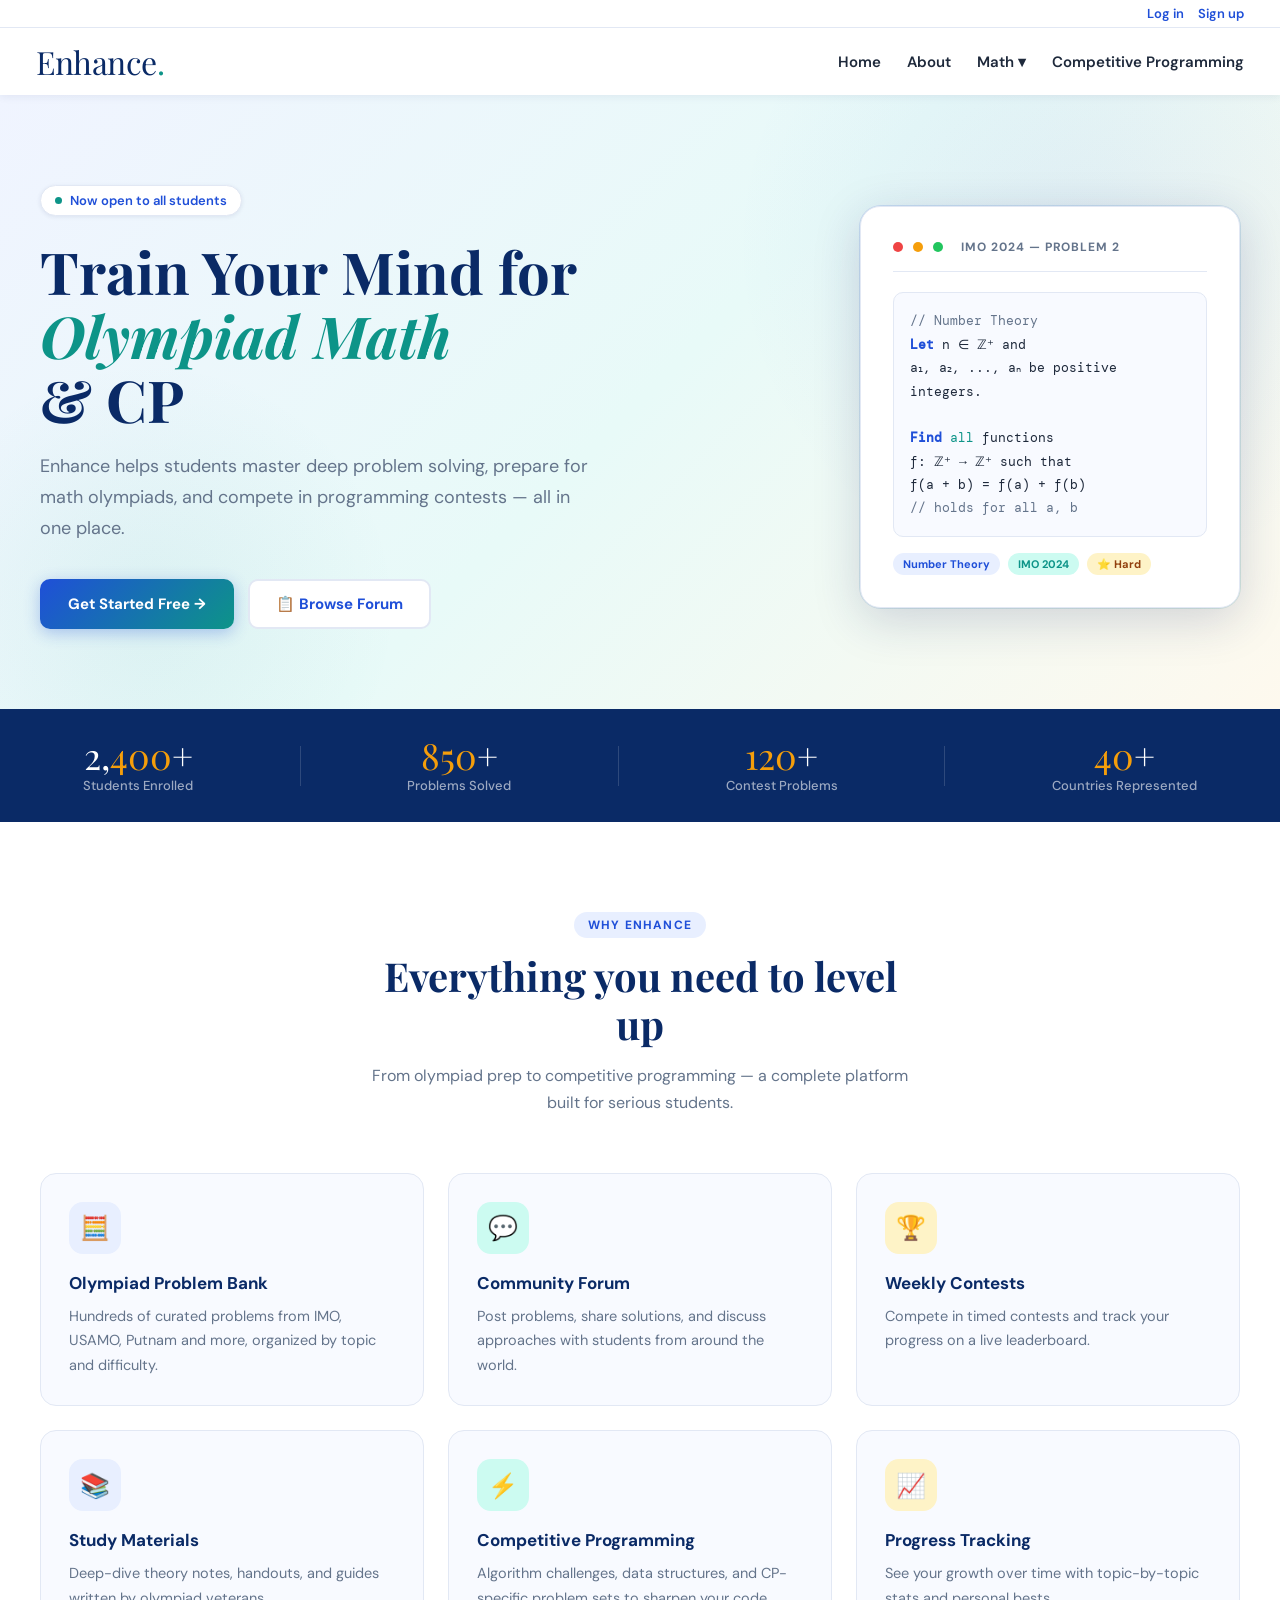
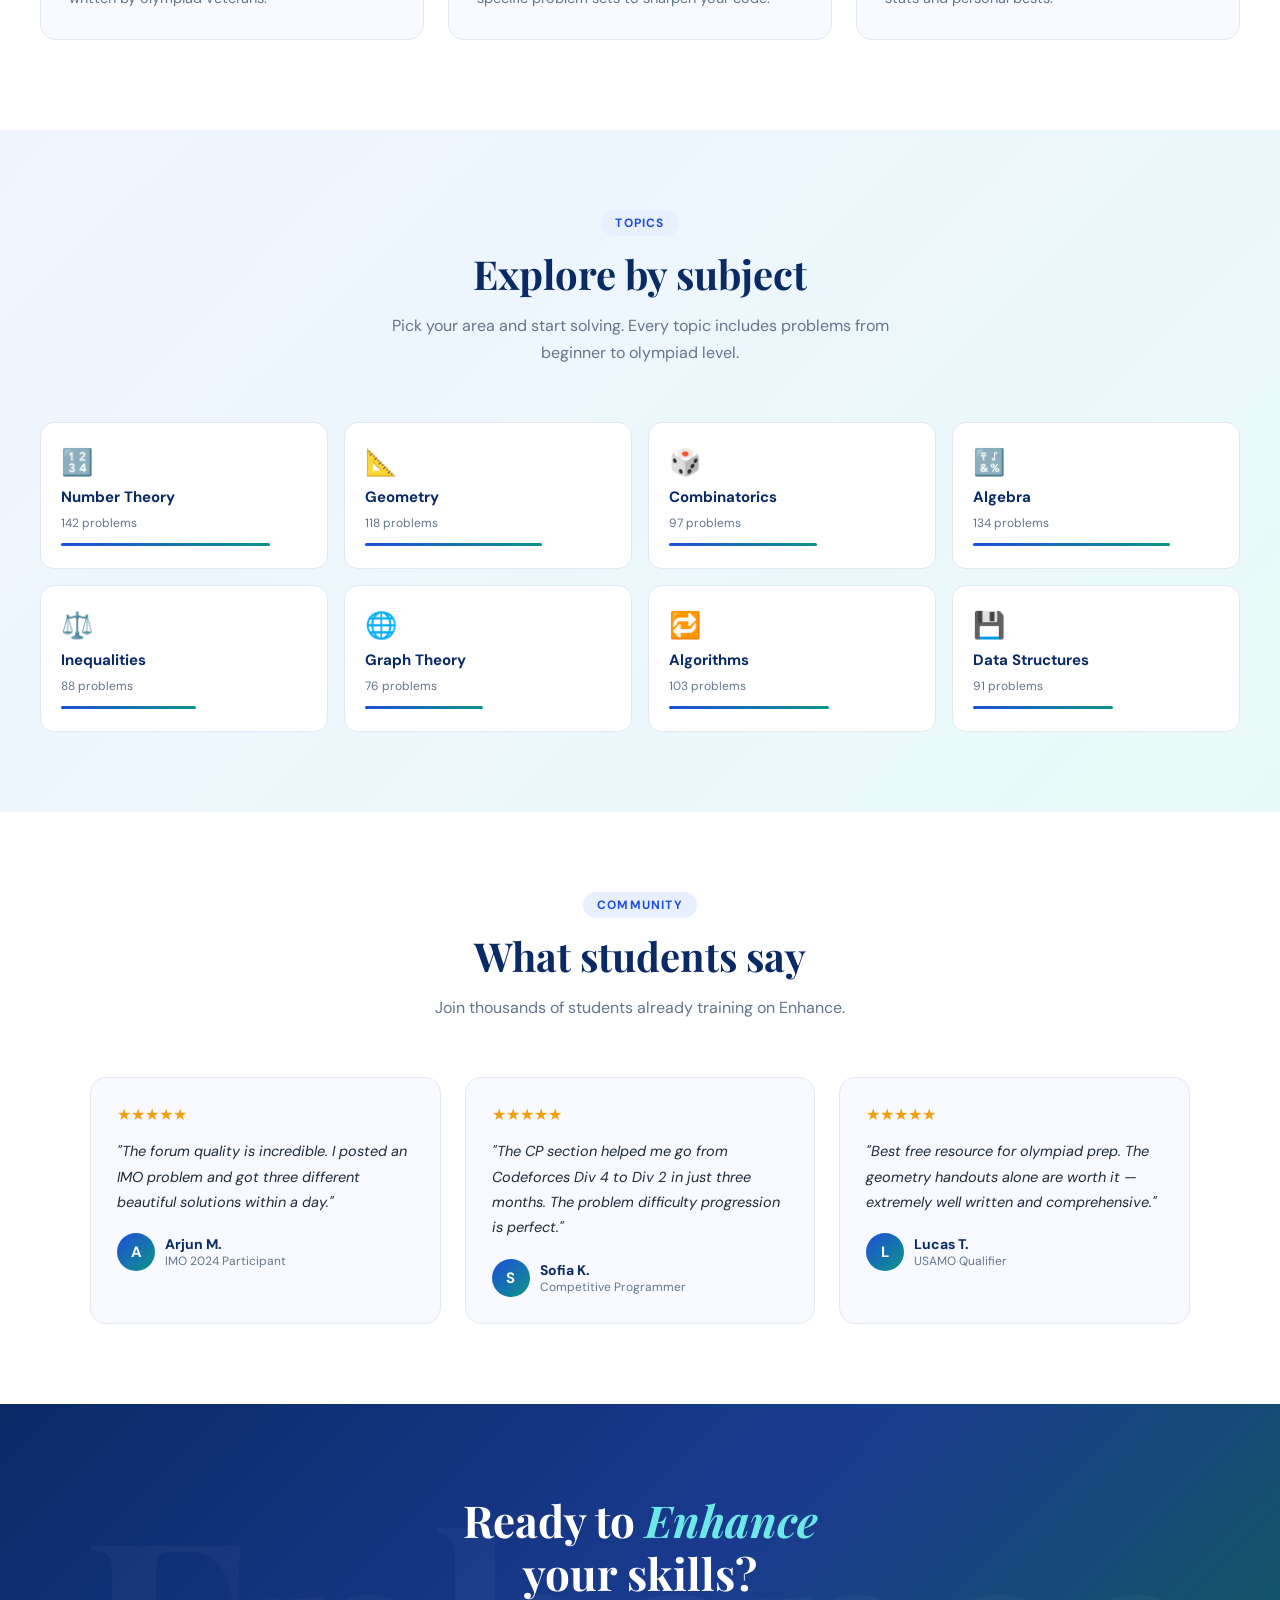
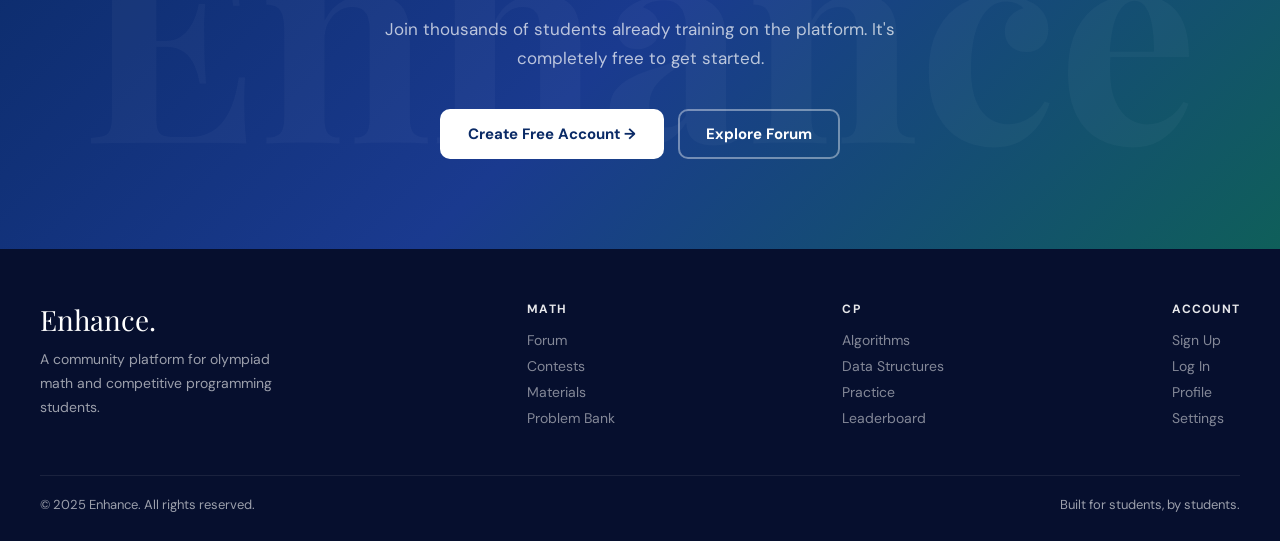
<file: index.html>
<!DOCTYPE html>
<html lang="en">
<head>
  <meta charset="UTF-8">
  <meta name="viewport" content="width=device-width, initial-scale=1.0">
  <title>Enhance — Olympiad Math & Competitive Programming</title>
  <link rel="preconnect" href="https://fonts.googleapis.com">
  <link rel="preconnect" href="https://fonts.gstatic.com" crossorigin>
  <link href="https://fonts.googleapis.com/css2?family=DM+Sans:ital,wght@0,400;0,500;0,600;0,700;1,400&family=DM+Mono:wght@400;500&family=Playfair+Display:ital,wght@0,700;1,700&display=swap" rel="stylesheet">
  <style>
    *, *::before, *::after { margin: 0; padding: 0; box-sizing: border-box; }
    :root {
      --blue:#1f4fd8;--blue-dark:#0a2a66;--blue-light:#e8efff;
      --teal:#0d9488;--teal-light:#ccfbf1;--accent:#f59e0b;--accent2:#ef4444;
      --surface:#f8faff;--border:#e2e8f4;--text:#1e293b;--muted:#64748b;--white:#ffffff;
      --shadow-sm:0 1px 4px rgba(30,41,100,.09);--shadow-md:0 4px 20px rgba(30,41,100,.13);--shadow-lg:0 12px 48px rgba(30,41,100,.18);
      --font:'DM Sans',sans-serif;--mono:'DM Mono',monospace;--display:'Playfair Display',serif;
    }
    html{scroll-behavior:smooth}
    body{font-family:var(--font);color:var(--text);background:var(--white);overflow-x:hidden}

    /* HERO */
    .hero{background:linear-gradient(135deg,#f0f4ff 0%,#e8faf8 50%,#fef9ee 100%);padding:90px 40px 80px;position:relative;overflow:hidden}
    .hero::before{content:'';position:absolute;width:700px;height:700px;border-radius:50%;background:radial-gradient(circle,rgba(31,79,216,.07) 0%,transparent 70%);top:-200px;right:-150px;pointer-events:none}
    .hero::after{content:'';position:absolute;width:500px;height:500px;border-radius:50%;background:radial-gradient(circle,rgba(13,148,136,.07) 0%,transparent 70%);bottom:-150px;left:-100px;pointer-events:none}
    .hero-inner{max-width:1200px;margin:0 auto;display:flex;align-items:center;justify-content:space-between;gap:60px;position:relative;z-index:1}
    .hero-left{max-width:560px}
    .hero-badge{display:inline-flex;align-items:center;gap:8px;background:var(--white);border:1.5px solid var(--border);padding:6px 14px;border-radius:20px;font-size:13px;font-weight:600;color:var(--blue);margin-bottom:24px;box-shadow:var(--shadow-sm);animation:fadeDown .6s ease forwards}
    .hero-badge-dot{width:7px;height:7px;background:var(--teal);border-radius:50%;animation:pulse 2s infinite}
    @keyframes pulse{0%,100%{opacity:1;transform:scale(1)}50%{opacity:.5;transform:scale(1.3)}}
    .hero-title{font-family:var(--display);font-size:58px;line-height:1.1;color:var(--blue-dark);margin-bottom:20px;animation:fadeUp .7s .1s ease both}
    .hero-title em{font-style:italic;color:var(--teal)}
    .hero-sub{font-size:18px;color:var(--muted);line-height:1.7;margin-bottom:36px;animation:fadeUp .7s .2s ease both}
    .hero-buttons{display:flex;gap:14px;flex-wrap:wrap;animation:fadeUp .7s .3s ease both}
    .btn-primary{background:linear-gradient(135deg,var(--blue),var(--teal));color:white;border:none;padding:14px 28px;border-radius:10px;font-weight:700;font-size:15px;cursor:pointer;font-family:var(--font);text-decoration:none;transition:all .2s;box-shadow:0 4px 16px rgba(31,79,216,.3);display:inline-flex;align-items:center;gap:8px}
    .btn-primary:hover{transform:translateY(-2px);box-shadow:0 8px 28px rgba(31,79,216,.35)}
    .btn-secondary{background:var(--white);color:var(--blue);border:2px solid var(--border);padding:13px 26px;border-radius:10px;font-weight:700;font-size:15px;cursor:pointer;font-family:var(--font);text-decoration:none;transition:all .2s;display:inline-flex;align-items:center;gap:8px}
    .btn-secondary:hover{border-color:var(--blue);background:var(--blue-light);transform:translateY(-2px)}
    .hero-right{animation:fadeLeft .8s .3s ease both}
    .hero-card{background:var(--white);border-radius:20px;border:1px solid var(--border);box-shadow:var(--shadow-lg);padding:32px;width:380px;position:relative}
    .hero-card::before{content:'';position:absolute;top:-2px;left:-2px;right:-2px;bottom:-2px;background:linear-gradient(135deg,rgba(31,79,216,.15),rgba(13,148,136,.15));border-radius:22px;z-index:-1}
    .hero-card-header{display:flex;align-items:center;gap:10px;margin-bottom:20px;padding-bottom:16px;border-bottom:1px solid var(--border)}
    .hero-card-dot{width:10px;height:10px;border-radius:50%}
    .hero-card-label{font-size:12px;font-weight:700;color:var(--muted);letter-spacing:.08em;text-transform:uppercase}
    .hero-problem{font-family:var(--mono);font-size:13px;line-height:1.8;color:var(--text);background:var(--surface);border-radius:10px;padding:16px;margin-bottom:16px;border:1px solid var(--border)}
    .hero-problem .kw{color:var(--blue);font-weight:700}
    .hero-problem .num{color:var(--teal)}
    .hero-problem .comment{color:var(--muted)}
    .hero-tags{display:flex;gap:8px;flex-wrap:wrap}
    .hero-tag{background:var(--blue-light);color:var(--blue);font-size:11px;font-weight:700;padding:4px 10px;border-radius:20px}
    .hero-tag.teal{background:var(--teal-light);color:var(--teal)}
    .hero-tag.amber{background:#fef3c7;color:#92400e}

    /* STATS */
    .stats-bar{background:var(--blue-dark);padding:28px 40px}
    .stats-inner{max-width:1200px;margin:0 auto;display:flex;justify-content:space-around;align-items:center;gap:20px;flex-wrap:wrap}
    .stat-item{text-align:center}
    .stat-number{font-family:var(--display);font-size:36px;color:var(--white);display:block;line-height:1}
    .stat-number span{color:var(--accent)}
    .stat-label{font-size:13px;color:rgba(255,255,255,.6);margin-top:4px;font-weight:500;display:block}
    .stat-divider{width:1px;height:40px;background:rgba(255,255,255,.15)}

    /* FEATURES */
    .features{padding:90px 40px;background:var(--white)}
    .section-header{text-align:center;max-width:560px;margin:0 auto 56px}
    .section-tag{display:inline-block;background:var(--blue-light);color:var(--blue);font-size:12px;font-weight:700;letter-spacing:.1em;text-transform:uppercase;padding:5px 14px;border-radius:20px;margin-bottom:14px}
    .section-title{font-family:var(--display);font-size:40px;color:var(--blue-dark);margin-bottom:14px;line-height:1.2}
    .section-sub{font-size:16px;color:var(--muted);line-height:1.7}
    .features-grid{max-width:1200px;margin:0 auto;display:grid;grid-template-columns:repeat(3,1fr);gap:24px}
    .feature-card{background:var(--surface);border:1px solid var(--border);border-radius:16px;padding:28px;transition:all .25s;position:relative;overflow:hidden}
    .feature-card::after{content:'';position:absolute;bottom:0;left:0;right:0;height:3px;background:linear-gradient(90deg,var(--blue),var(--teal));transform:scaleX(0);transition:transform .25s}
    .feature-card:hover{transform:translateY(-4px);box-shadow:var(--shadow-md);border-color:#c7d9ff}
    .feature-card:hover::after{transform:scaleX(1)}
    .feature-icon{width:52px;height:52px;border-radius:14px;display:flex;align-items:center;justify-content:center;font-size:24px;margin-bottom:18px;background:var(--blue-light)}
    .feature-icon.teal{background:var(--teal-light)}
    .feature-icon.amber{background:#fef3c7}
    .feature-title{font-weight:700;font-size:17px;color:var(--blue-dark);margin-bottom:10px}
    .feature-desc{font-size:14.5px;color:var(--muted);line-height:1.7}

    /* TOPICS */
    .topics{padding:80px 40px;background:linear-gradient(135deg,#f0f4ff,#e8faf8)}
    .topics-inner{max-width:1200px;margin:0 auto}
    .topics-grid{display:grid;grid-template-columns:repeat(4,1fr);gap:16px;margin-top:48px}
    .topic-card{background:var(--white);border:1px solid var(--border);border-radius:14px;padding:22px 20px;text-decoration:none;color:var(--text);transition:all .2s;display:flex;flex-direction:column;gap:8px}
    .topic-card:hover{border-color:var(--blue);transform:translateY(-3px);box-shadow:var(--shadow-md)}
    .topic-emoji{font-size:26px}
    .topic-name{font-weight:700;font-size:15px;color:var(--blue-dark)}
    .topic-count{font-size:12px;color:var(--muted)}
    .topic-bar{height:3px;border-radius:2px;background:linear-gradient(90deg,var(--blue),var(--teal));margin-top:4px}

    /* TESTIMONIALS */
    .testimonials{padding:80px 40px;background:var(--white)}
    .testimonials-grid{max-width:1100px;margin:48px auto 0;display:grid;grid-template-columns:repeat(3,1fr);gap:24px}
    .testimonial-card{background:var(--surface);border:1px solid var(--border);border-radius:16px;padding:26px;transition:all .2s}
    .testimonial-card:hover{box-shadow:var(--shadow-md);transform:translateY(-2px)}
    .testimonial-stars{color:var(--accent);font-size:16px;margin-bottom:14px}
    .testimonial-text{font-size:14.5px;line-height:1.75;color:var(--text);margin-bottom:18px;font-style:italic}
    .testimonial-author{display:flex;align-items:center;gap:10px}
    .testimonial-avatar{width:38px;height:38px;border-radius:50%;background:linear-gradient(135deg,var(--blue),var(--teal));display:flex;align-items:center;justify-content:center;font-size:15px;font-weight:700;color:white}
    .testimonial-name{font-weight:700;font-size:14px;color:var(--blue-dark)}
    .testimonial-role{font-size:12px;color:var(--muted)}

    /* CTA */
    .cta-section{background:linear-gradient(135deg,var(--blue-dark) 0%,#1a3a8f 50%,#0f5f5a 100%);padding:90px 40px;text-align:center;position:relative;overflow:hidden}
    .cta-section::before{content:'Enhance';position:absolute;font-family:var(--display);font-size:280px;font-weight:700;color:rgba(255,255,255,.03);top:50%;left:50%;transform:translate(-50%,-50%);white-space:nowrap;pointer-events:none}
    .cta-inner{position:relative;z-index:1;max-width:600px;margin:0 auto}
    .cta-title{font-family:var(--display);font-size:44px;color:var(--white);margin-bottom:16px;line-height:1.2}
    .cta-title em{font-style:italic;color:#6ee7e7}
    .cta-sub{font-size:17px;color:rgba(255,255,255,.7);margin-bottom:36px;line-height:1.7}
    .cta-buttons{display:flex;justify-content:center;gap:14px;flex-wrap:wrap}
    .btn-white{background:var(--white);color:var(--blue-dark);border:none;padding:14px 28px;border-radius:10px;font-weight:700;font-size:15px;cursor:pointer;font-family:var(--font);text-decoration:none;transition:all .2s;display:inline-flex;align-items:center;gap:8px}
    .btn-white:hover{background:var(--blue-light);transform:translateY(-2px)}
    .btn-outline-white{background:transparent;color:var(--white);border:2px solid rgba(255,255,255,.4);padding:13px 26px;border-radius:10px;font-weight:700;font-size:15px;cursor:pointer;font-family:var(--font);text-decoration:none;transition:all .2s;display:inline-flex;align-items:center;gap:8px}
    .btn-outline-white:hover{border-color:white;background:rgba(255,255,255,.1);transform:translateY(-2px)}

    /* FOOTER */
    footer{background:#060f2e;padding:52px 40px 28px;color:rgba(255,255,255,.6)}
    .footer-inner{max-width:1200px;margin:0 auto}
    .footer-top{display:flex;justify-content:space-between;gap:40px;margin-bottom:40px;flex-wrap:wrap}
    .footer-brand p{font-size:14px;margin-top:10px;max-width:260px;line-height:1.7}
    .footer-col h5{font-size:12px;font-weight:700;letter-spacing:.1em;text-transform:uppercase;color:rgba(255,255,255,.9);margin-bottom:14px}
    .footer-col a{display:block;color:rgba(255,255,255,.5);text-decoration:none;font-size:14px;margin-bottom:8px;transition:color .15s}
    .footer-col a:hover{color:var(--white)}
    .footer-bottom{border-top:1px solid rgba(255,255,255,.08);padding-top:20px;display:flex;justify-content:space-between;font-size:13px;flex-wrap:wrap;gap:10px}

    @keyframes fadeUp{from{opacity:0;transform:translateY(24px)}to{opacity:1;transform:translateY(0)}}
    @keyframes fadeDown{from{opacity:0;transform:translateY(-14px)}to{opacity:1;transform:translateY(0)}}
    @keyframes fadeLeft{from{opacity:0;transform:translateX(30px)}to{opacity:1;transform:translateX(0)}}
    ::-webkit-scrollbar{width:5px}
    ::-webkit-scrollbar-thumb{background:#cbd5e1;border-radius:4px}
  </style>
</head>
<body>

<!-- ═══ HERO ═══ -->
<section class="hero">
  <div class="hero-inner">
    <div class="hero-left">
      <div class="hero-badge"><div class="hero-badge-dot"></div>Now open to all students</div>
      <h1 class="hero-title">Train Your Mind for<br><em>Olympiad Math</em><br>& CP</h1>
      <p class="hero-sub">Enhance helps students master deep problem solving, prepare for math olympiads, and compete in programming contests — all in one place.</p>
      <div class="hero-buttons">
        <a href="registration.html" class="btn-primary">Get Started Free →</a>
        <a href="forum.html" class="btn-secondary">📋 Browse Forum</a>
      </div>
    </div>
    <div class="hero-right">
      <div class="hero-card">
        <div class="hero-card-header">
          <div class="hero-card-dot" style="background:#ef4444"></div>
          <div class="hero-card-dot" style="background:#f59e0b"></div>
          <div class="hero-card-dot" style="background:#22c55e"></div>
          <span class="hero-card-label" style="margin-left:8px">IMO 2024 — Problem 2</span>
        </div>
        <div class="hero-problem">
          <span class="comment">// Number Theory</span><br>
          <span class="kw">Let</span> n ∈ ℤ⁺ and<br>
          a₁, a₂, ..., aₙ be positive integers.<br><br>
          <span class="kw">Find</span> <span class="num">all</span> functions<br>
          f: ℤ⁺ → ℤ⁺ such that<br>
          f(a + b) = f(a) + f(b)<br>
          <span class="comment">// holds for all a, b</span>
        </div>
        <div class="hero-tags">
          <span class="hero-tag">Number Theory</span>
          <span class="hero-tag teal">IMO 2024</span>
          <span class="hero-tag amber">⭐ Hard</span>
        </div>
      </div>
    </div>
  </div>
</section>

<!-- ═══ STATS ═══ -->
<div class="stats-bar">
  <div class="stats-inner">
    <div class="stat-item"><span class="stat-number">2,<span>400</span>+</span><span class="stat-label">Students Enrolled</span></div>
    <div class="stat-divider"></div>
    <div class="stat-item"><span class="stat-number"><span>850</span>+</span><span class="stat-label">Problems Solved</span></div>
    <div class="stat-divider"></div>
    <div class="stat-item"><span class="stat-number"><span>120</span>+</span><span class="stat-label">Contest Problems</span></div>
    <div class="stat-divider"></div>
    <div class="stat-item"><span class="stat-number"><span>40</span>+</span><span class="stat-label">Countries Represented</span></div>
  </div>
</div>

<!-- ═══ FEATURES ═══ -->
<section class="features">
  <div class="section-header">
    <span class="section-tag">Why Enhance</span>
    <h2 class="section-title">Everything you need to level up</h2>
    <p class="section-sub">From olympiad prep to competitive programming — a complete platform built for serious students.</p>
  </div>
  <div class="features-grid">
    <div class="feature-card"><div class="feature-icon">🧮</div><div class="feature-title">Olympiad Problem Bank</div><p class="feature-desc">Hundreds of curated problems from IMO, USAMO, Putnam and more, organized by topic and difficulty.</p></div>
    <div class="feature-card"><div class="feature-icon teal">💬</div><div class="feature-title">Community Forum</div><p class="feature-desc">Post problems, share solutions, and discuss approaches with students from around the world.</p></div>
    <div class="feature-card"><div class="feature-icon amber">🏆</div><div class="feature-title">Weekly Contests</div><p class="feature-desc">Compete in timed contests and track your progress on a live leaderboard.</p></div>
    <div class="feature-card"><div class="feature-icon">📚</div><div class="feature-title">Study Materials</div><p class="feature-desc">Deep-dive theory notes, handouts, and guides written by olympiad veterans.</p></div>
    <div class="feature-card"><div class="feature-icon teal">⚡</div><div class="feature-title">Competitive Programming</div><p class="feature-desc">Algorithm challenges, data structures, and CP-specific problem sets to sharpen your code.</p></div>
    <div class="feature-card"><div class="feature-icon amber">📈</div><div class="feature-title">Progress Tracking</div><p class="feature-desc">See your growth over time with topic-by-topic stats and personal bests.</p></div>
  </div>
</section>

<!-- ═══ TOPICS ═══ -->
<section class="topics">
  <div class="topics-inner">
    <div class="section-header">
      <span class="section-tag">Topics</span>
      <h2 class="section-title">Explore by subject</h2>
      <p class="section-sub">Pick your area and start solving. Every topic includes problems from beginner to olympiad level.</p>
    </div>
    <div class="topics-grid">
      <a href="forum.html" class="topic-card"><div class="topic-emoji">🔢</div><div class="topic-name">Number Theory</div><div class="topic-count">142 problems</div><div class="topic-bar" style="width:85%"></div></a>
      <a href="forum.html" class="topic-card"><div class="topic-emoji">📐</div><div class="topic-name">Geometry</div><div class="topic-count">118 problems</div><div class="topic-bar" style="width:72%"></div></a>
      <a href="forum.html" class="topic-card"><div class="topic-emoji">🎲</div><div class="topic-name">Combinatorics</div><div class="topic-count">97 problems</div><div class="topic-bar" style="width:60%"></div></a>
      <a href="forum.html" class="topic-card"><div class="topic-emoji">🔣</div><div class="topic-name">Algebra</div><div class="topic-count">134 problems</div><div class="topic-bar" style="width:80%"></div></a>
      <a href="forum.html" class="topic-card"><div class="topic-emoji">⚖️</div><div class="topic-name">Inequalities</div><div class="topic-count">88 problems</div><div class="topic-bar" style="width:55%"></div></a>
      <a href="forum.html" class="topic-card"><div class="topic-emoji">🌐</div><div class="topic-name">Graph Theory</div><div class="topic-count">76 problems</div><div class="topic-bar" style="width:48%"></div></a>
      <a href="forum.html" class="topic-card"><div class="topic-emoji">🔁</div><div class="topic-name">Algorithms</div><div class="topic-count">103 problems</div><div class="topic-bar" style="width:65%"></div></a>
      <a href="forum.html" class="topic-card"><div class="topic-emoji">💾</div><div class="topic-name">Data Structures</div><div class="topic-count">91 problems</div><div class="topic-bar" style="width:57%"></div></a>
    </div>
  </div>
</section>

<!-- ═══ TESTIMONIALS ═══ -->
<section class="testimonials">
  <div class="section-header">
    <span class="section-tag">Community</span>
    <h2 class="section-title">What students say</h2>
    <p class="section-sub">Join thousands of students already training on Enhance.</p>
  </div>
  <div class="testimonials-grid">
    <div class="testimonial-card"><div class="testimonial-stars">★★★★★</div><p class="testimonial-text">"The forum quality is incredible. I posted an IMO problem and got three different beautiful solutions within a day."</p><div class="testimonial-author"><div class="testimonial-avatar">A</div><div><div class="testimonial-name">Arjun M.</div><div class="testimonial-role">IMO 2024 Participant</div></div></div></div>
    <div class="testimonial-card"><div class="testimonial-stars">★★★★★</div><p class="testimonial-text">"The CP section helped me go from Codeforces Div 4 to Div 2 in just three months. The problem difficulty progression is perfect."</p><div class="testimonial-author"><div class="testimonial-avatar">S</div><div><div class="testimonial-name">Sofia K.</div><div class="testimonial-role">Competitive Programmer</div></div></div></div>
    <div class="testimonial-card"><div class="testimonial-stars">★★★★★</div><p class="testimonial-text">"Best free resource for olympiad prep. The geometry handouts alone are worth it — extremely well written and comprehensive."</p><div class="testimonial-author"><div class="testimonial-avatar">L</div><div><div class="testimonial-name">Lucas T.</div><div class="testimonial-role">USAMO Qualifier</div></div></div></div>
  </div>
</section>

<!-- ═══ CTA ═══ -->
<section class="cta-section">
  <div class="cta-inner">
    <h2 class="cta-title">Ready to <em>Enhance</em><br>your skills?</h2>
    <p class="cta-sub">Join thousands of students already training on the platform. It's completely free to get started.</p>
    <div class="cta-buttons">
      <a href="registration.html" class="btn-white">Create Free Account →</a>
      <a href="forum.html" class="btn-outline-white">Explore Forum</a>
    </div>
  </div>
</section>

<!-- ═══ FOOTER ═══ -->
<footer>
  <div class="footer-inner">
    <div class="footer-top">
      <div class="footer-brand">
        <span style="font-family:'Playfair Display',serif;font-size:28px;color:white;">Enhance.</span>
        <p>A community platform for olympiad math and competitive programming students.</p>
      </div>
      <div class="footer-col"><h5>Math</h5><a href="forum.html">Forum</a><a href="contest.html">Contests</a><a href="#">Materials</a><a href="#">Problem Bank</a></div>
      <div class="footer-col"><h5>CP</h5><a href="#">Algorithms</a><a href="#">Data Structures</a><a href="#">Practice</a><a href="#">Leaderboard</a></div>
      <div class="footer-col"><h5>Account</h5><a href="registration.html">Sign Up</a><a href="login.html">Log In</a><a href="#">Profile</a><a href="#">Settings</a></div>
    </div>
    <div class="footer-bottom"><span>© 2025 Enhance. All rights reserved.</span><span>Built for students, by students.</span></div>
  </div>
</footer>

<script>
/* ══ SHARED UTILS (inlined v2) ══ */
function getUsers(){try{return JSON.parse(localStorage.getItem("enhance_users")||"{}");}catch{return{};}}
function saveUsers(u){localStorage.setItem("enhance_users",JSON.stringify(u));}
function getCurrentUser(){const un=localStorage.getItem("enhance_current_user");if(!un)return null;return getUsers()[un.toLowerCase()]||null;}
function setCurrentUser(un){localStorage.setItem("enhance_current_user",un);const u=getUsers()[un.toLowerCase()];if(u)localStorage.setItem("username",u.displayName||u.username);}
function logout(){localStorage.removeItem("enhance_current_user");localStorage.removeItem("username");}
const ROLE_RANK={creator:4,admin:3,moderator:2,user:1};
const ROLE_COLORS_LIGHT={creator:{bg:"#fef9c3",color:"#854d0e",border:"#fde68a",icon:"👑",label:"Creator"},admin:{bg:"#fee2e2",color:"#dc2626",border:"#fca5a5",icon:"🛡",label:"Admin"},moderator:{bg:"#ede9fe",color:"#7c3aed",border:"#c4b5fd",icon:"⚔️",label:"Moderator"}};
function isCreator(){const u=getCurrentUser();return u&&u.role==="creator";}
function isAdmin(){const u=getCurrentUser();return u&&(u.role==="admin"||u.role==="creator");}
function isModerator(){const u=getCurrentUser();return u&&(u.role==="creator"||u.role==="admin"||u.role==="moderator");}
(function(){try{const u=getUsers();let ch=false;if(!u["creator"]){u["creator"]={displayName:"Creator",username:"creator",email:"creator@enhance.com",password:"Creator1234!",role:"creator",country:"Mongolia",level:"International olympiad level",interests:[],joined:new Date().toISOString(),avatar:"C",awards:[]};ch=true;}if(!u["admin"]){u["admin"]={displayName:"Admin",username:"admin",email:"admin@enhance.com",password:"Admin1234!",role:"admin",country:"Mongolia",level:"International olympiad level",interests:[],joined:new Date().toISOString(),avatar:"A",awards:[]};ch=true;}if(ch)saveUsers(u);}catch(e){}})();
function timeAgo(ts){const d=(Date.now()-ts)/1000;if(d<60)return"just now";if(d<3600)return Math.floor(d/60)+"m ago";if(d<86400)return Math.floor(d/3600)+"h ago";if(d<604800)return Math.floor(d/86400)+"d ago";return new Date(ts).toLocaleDateString("en-US",{month:"short",day:"numeric"});}
function escHtml(s){return String(s||"").replace(/&/g,"&amp;").replace(/</g,"&lt;").replace(/>/g,"&gt;").replace(/"/g,"&quot;");}
function renderMd(raw){return escHtml(raw).replace(/\*\*(.*?)\*\*/g,"<strong>$1</strong>").replace(/\*(.*?)\*/g,"<em>$1</em>").replace(/`(.*?)`/g,"<code>$1</code>");}
function initial(n){return String(n||"?").charAt(0).toUpperCase();}
const DIFFICULTY_CONFIG={"Easy":{color:"#22c55e",bg:"#f0fdf4",border:"#bbf7d0"},"Medium":{color:"#f59e0b",bg:"#fffbeb",border:"#fde68a"},"Hard":{color:"#ef4444",bg:"#fef2f2",border:"#fecaca"},"Extreme":{color:"#8b5cf6",bg:"#f5f3ff",border:"#ddd6fe"},"Extremely Hard":{color:"#4f46e5",bg:"#eef2ff",border:"#c7d2fe"}};
function difficultyBadge(d){const c=DIFFICULTY_CONFIG[d];if(!c)return"";return`<span style="background:${c.bg};color:${c.color};border:1px solid ${c.border};font-size:11px;font-weight:700;padding:2px 9px;border-radius:20px">${d}</span>`;}
function getThreads(){try{return JSON.parse(localStorage.getItem("enhance_threads")||"[]");}catch{return[];}}
function saveThreads(t){localStorage.setItem("enhance_threads",JSON.stringify(t));}
function injectHeaderStyles(){const s=document.createElement("style");s.textContent=`.sh-header{background:#fff;box-shadow:0 2px 8px rgba(30,41,100,.07);position:sticky;top:0;z-index:200}.sh-topbar{display:flex;justify-content:flex-end;align-items:center;padding:5px 36px;border-bottom:1px solid #e2e8f4;font-size:13px}.sh-topbar a,.sh-topbar span{margin-left:14px;text-decoration:none;color:#1f4fd8;font-weight:600;cursor:pointer;transition:color .15s}.sh-topbar a:hover,.sh-topbar span:hover{color:#0d9488}.sh-navbar{display:flex;justify-content:space-between;align-items:center;padding:12px 36px}.sh-logo{font-family:'Playfair Display',serif;font-size:32px;color:#0a2a66;text-decoration:none;letter-spacing:-.5px}.sh-logo span{color:#0d9488}.sh-nav{display:flex;gap:26px;align-items:center}.sh-nav a,.sh-nav span{text-decoration:none;color:#1e293b;font-weight:600;font-size:15px;transition:color .15s;cursor:pointer}.sh-nav a:hover,.sh-nav span:hover{color:#1f4fd8}.sh-account-dropdown{position:relative;display:inline-block}.sh-dropdown{display:none;position:absolute;right:0;top:calc(100%+6px);background:#fff;min-width:170px;box-shadow:0 4px 20px rgba(30,41,100,.13);border-radius:10px;border:1px solid #e2e8f4;z-index:300;overflow:hidden}.sh-dropdown a{color:#1e293b!important;padding:10px 16px;display:block;font-size:14px;font-weight:500;text-decoration:none}.sh-dropdown a:hover{background:#e8efff;color:#1f4fd8!important}.sh-dropdown.open{display:block}.sh-math-panel{display:none;position:absolute;top:calc(100%+2px);left:50%;transform:translateX(-50%);background:#fff;border:1px solid #e2e8f4;border-radius:14px;box-shadow:0 12px 48px rgba(30,41,100,.18);padding:20px;gap:14px;z-index:300;width:340px}.sh-math-panel.open{display:flex}.sh-math-wrap{position:relative}.sh-math-card{flex:1;background:#f8faff;border:1px solid #e2e8f4;border-radius:10px;padding:16px;text-decoration:none;color:#1e293b;transition:all .2s}.sh-math-card:hover{background:#e8efff;border-color:#1f4fd8;transform:translateY(-2px)}.sh-math-card h4{font-size:14px;font-weight:700;color:#0a2a66;margin:6px 0 4px}.sh-math-card p{font-size:12px;color:#64748b}`;document.head.appendChild(s);}
function injectHeader(){const user=getCurrentUser();const dn=localStorage.getItem("username")||"";const rc=user?ROLE_COLORS_LIGHT[user.role]:null;let acc=user?`<div class="sh-account-dropdown"><span onclick="document.getElementById('sh-dd').classList.toggle('open');event.stopPropagation()">👤 ${escHtml(dn)} ${rc?`<span style="font-size:11px;opacity:.7">· ${rc.icon} ${rc.label}</span>`:""} ▾</span><div class="sh-dropdown" id="sh-dd"><a href="profile.html?u=${encodeURIComponent(user.username)}">👤 My Profile</a>${isModerator()?'<a href="admin.html">🛡 Admin Panel</a>':""}<a href="#" onclick="logout();location.href='index.html';">🚪 Log Out</a></div></div>`:`<a href="login.html">Log in</a><a href="registration.html">Sign up</a>`;
const h=`<header class="sh-header"><div class="sh-topbar"><div id="sh-account-area">${acc}</div></div><div class="sh-navbar"><a href="index.html" class="sh-logo">Enhance<span>.</span></a><nav class="sh-nav"><a href="index.html">Home</a><a href="#">About</a><div class="sh-math-wrap"><span id="sh-math-trigger">Math ▾</span><div id="sh-math-panel" class="sh-math-panel"><a href="forum.html" class="sh-math-card"><div style="font-size:22px">💬</div><h4>Forum</h4><p>Post problems & solutions</p></a><a href="contest.html" class="sh-math-card"><div style="font-size:22px">🏆</div><h4>Contests</h4><p>Admin-curated contest problems</p></a></div></div><a href="#">Competitive Programming</a></nav></div></header>`;
document.body.insertAdjacentHTML("afterbegin",h);
document.getElementById("sh-math-trigger").addEventListener("click",e=>{e.stopPropagation();document.getElementById("sh-math-panel").classList.toggle("open");});
window.addEventListener("click",()=>{document.getElementById("sh-math-panel")?.classList.remove("open");document.getElementById("sh-dd")?.classList.remove("open");});}

  injectHeaderStyles();
  injectHeader("home");
</script>
</body>
</html>
</file>
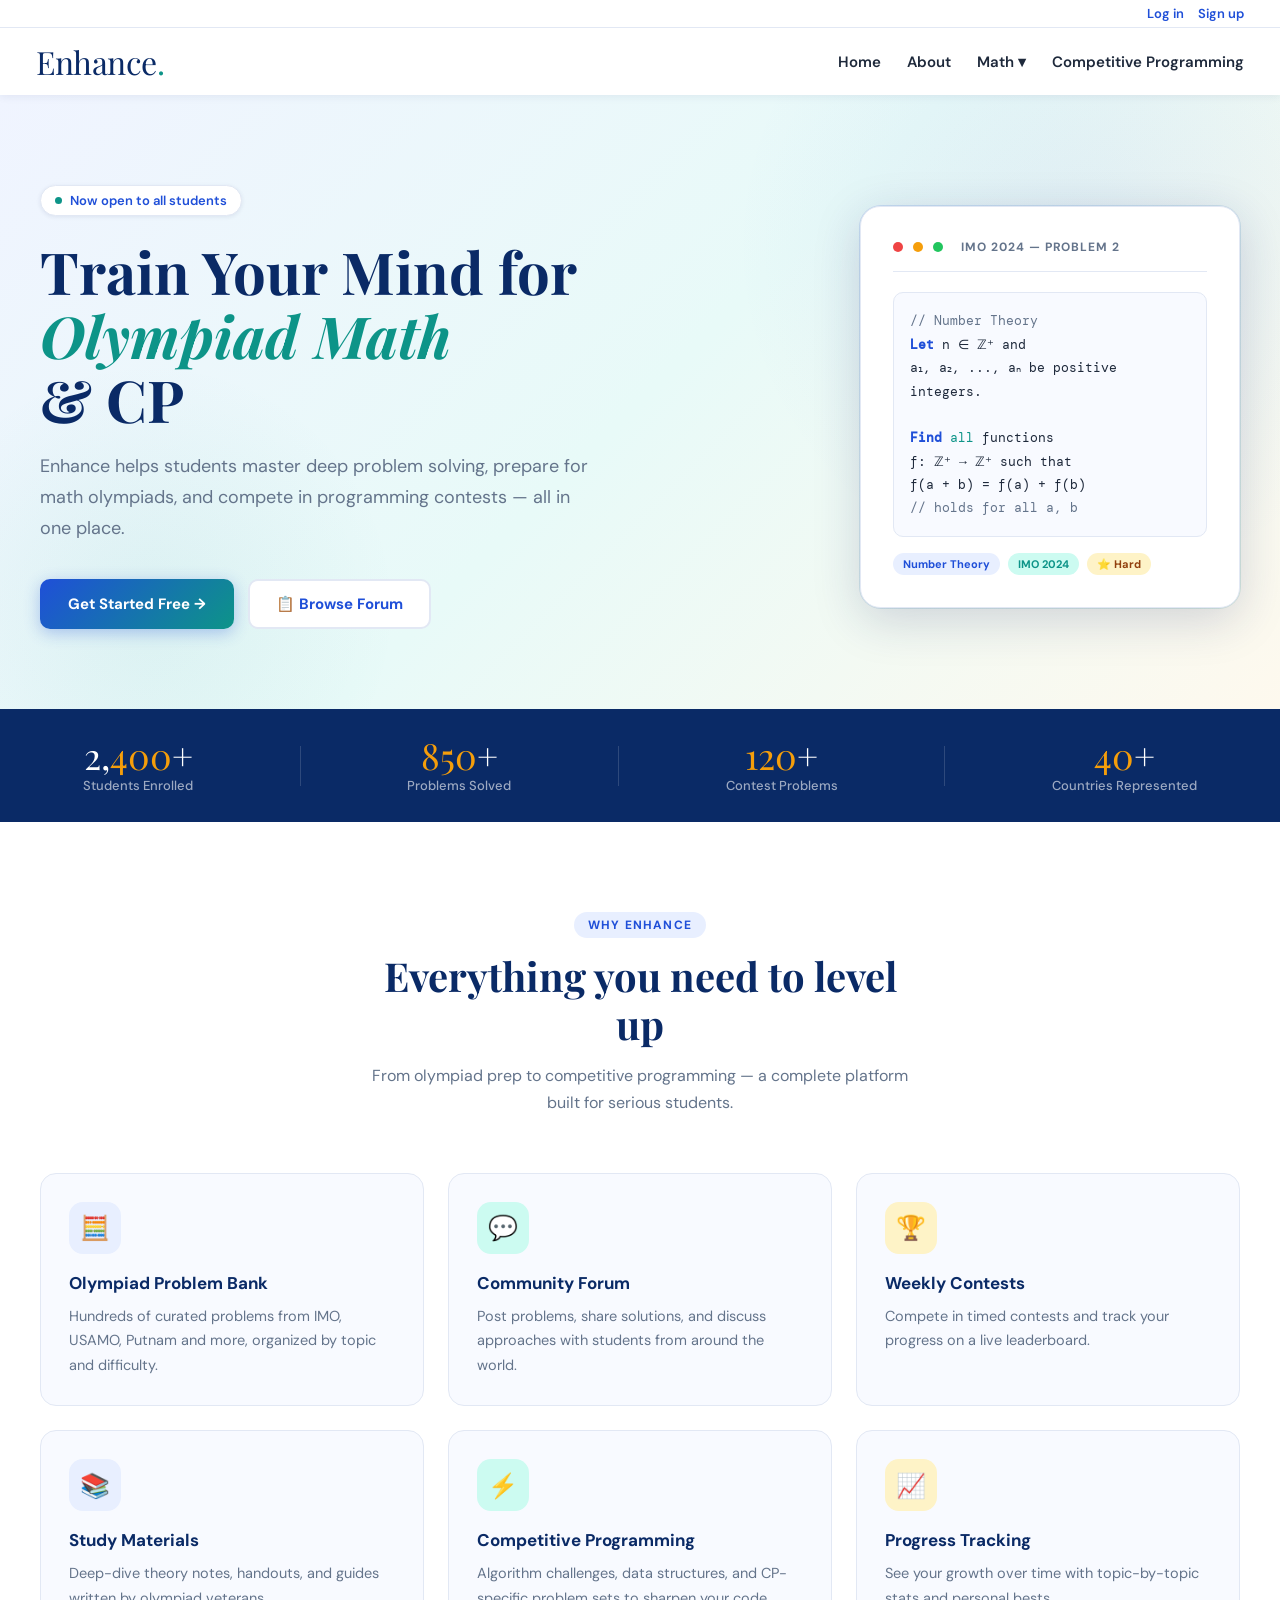
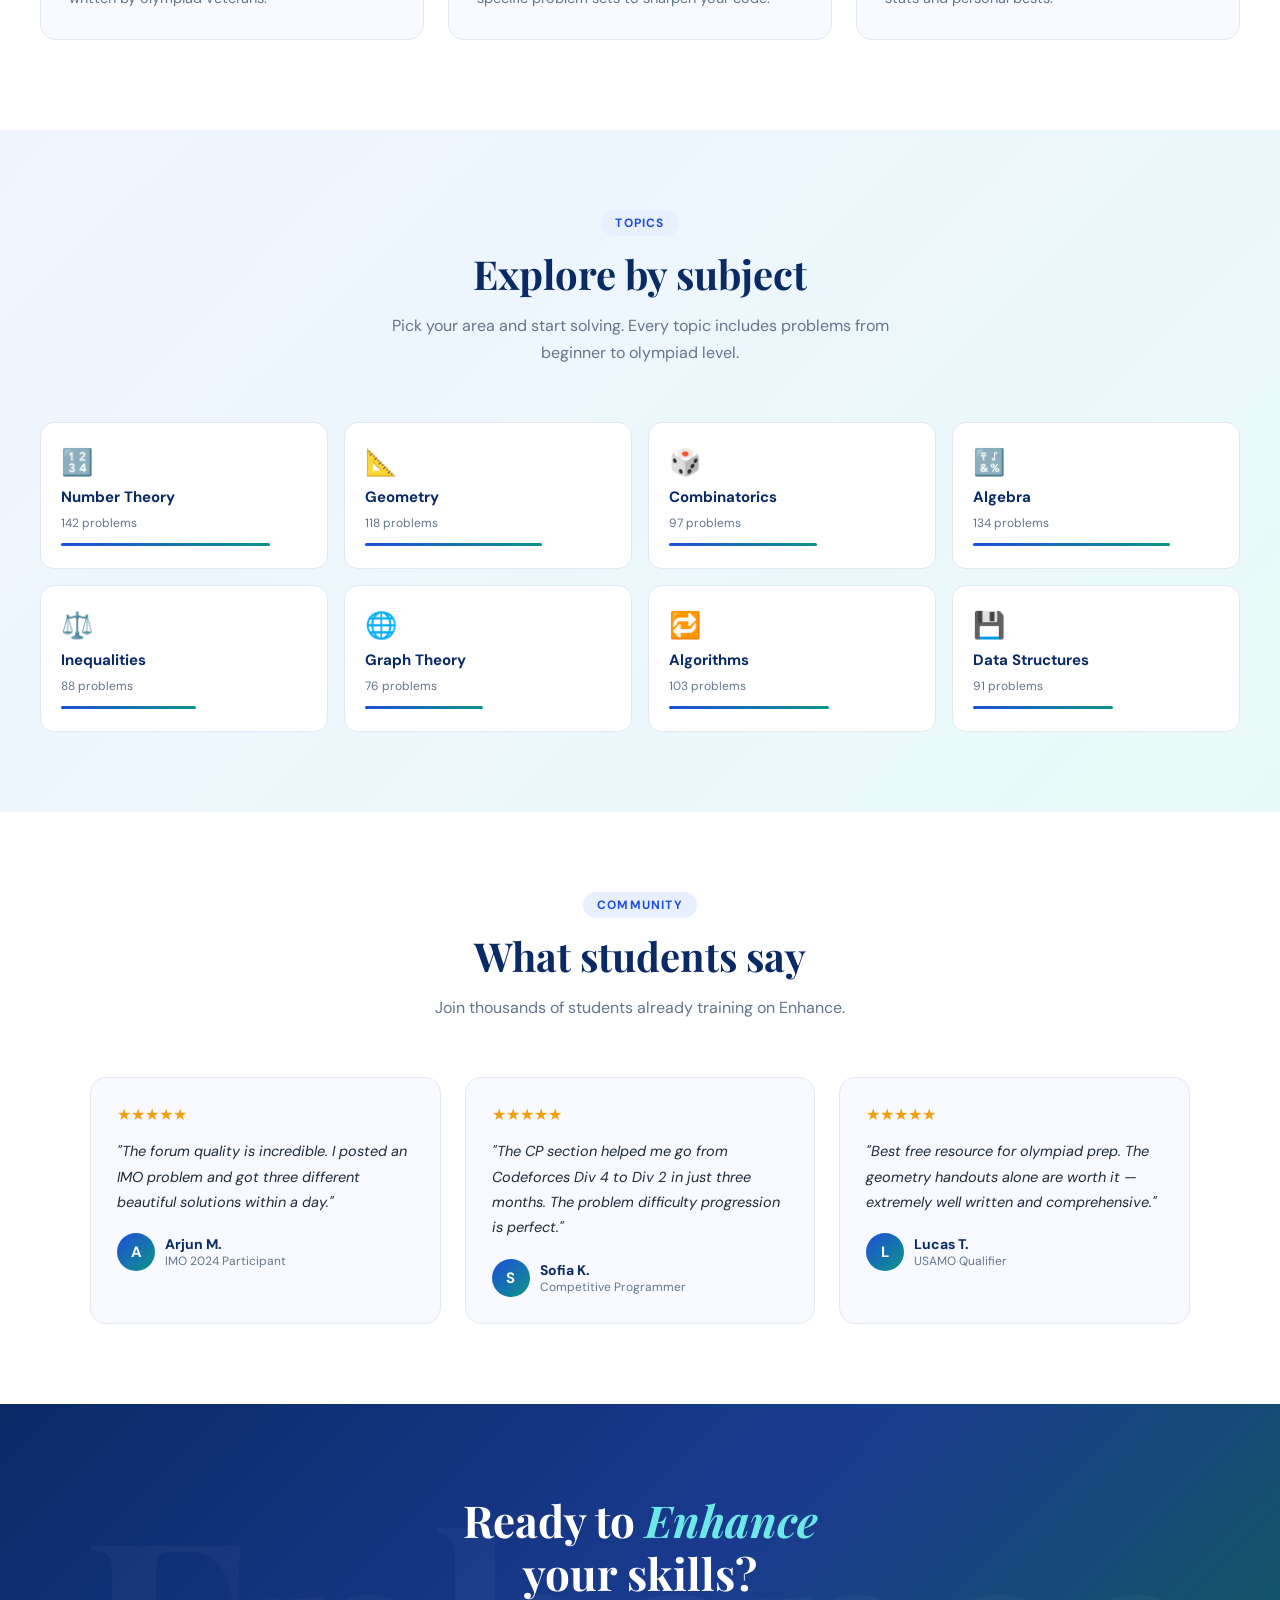
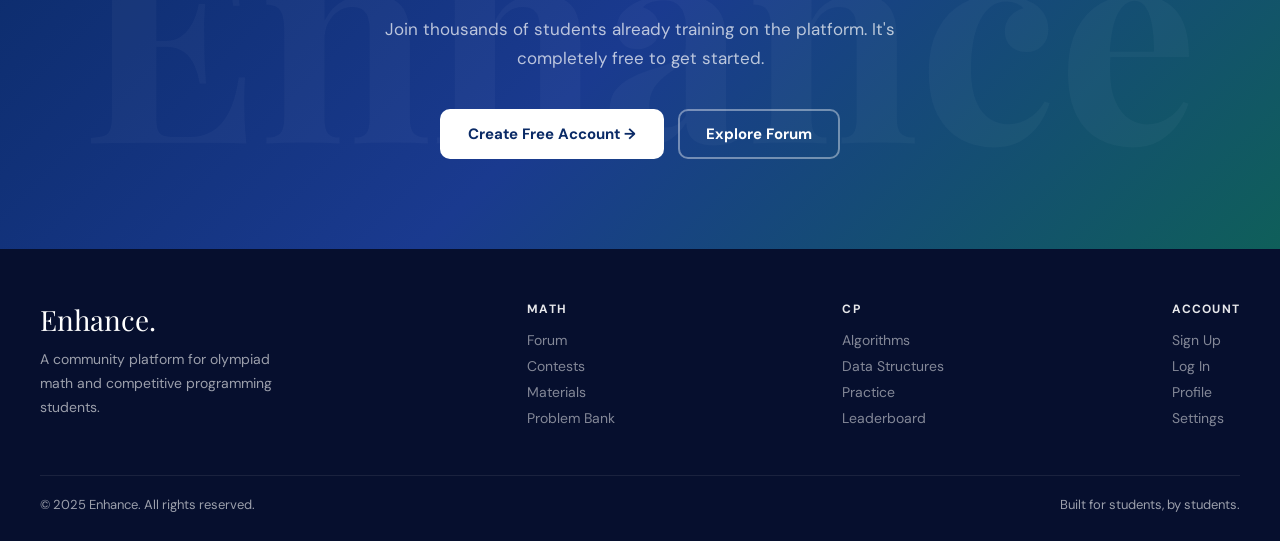
<file: admin.html>
<!DOCTYPE html>
<html lang="en">
<head>
<meta charset="UTF-8"><meta name="viewport" content="width=device-width,initial-scale=1">
<title>Admin Panel | Enhance</title>
<link href="https://fonts.googleapis.com/css2?family=DM+Sans:wght@400;500;600;700&family=Playfair+Display:ital,wght@0,700;1,700&display=swap" rel="stylesheet">
<style>
*,*::before,*::after{margin:0;padding:0;box-sizing:border-box}
:root{
  --bg:#0d1117;--surface:#161b22;--surface2:#1f2937;--border:#30363d;
  --blue:#1f4fd8;--blue-light:#e8efff;--teal:#0d9488;
  --text:#e6edf3;--muted:#8b949e;--white:#fff;
  --creator:#a16207;--creator-bg:#fef9c3;
  --admin:#ef4444;--mod:#8b5cf6;--user:#64748b;
  --success:#22c55e;--error:#ef4444;--accent:#f59e0b;
  --font:'DM Sans',sans-serif;--display:'Playfair Display',serif;
}
body{font-family:var(--font);background:var(--bg);color:var(--text);min-height:100vh;display:flex;flex-direction:column}
.admin-layout{display:flex;flex:1;overflow:hidden}

/* SIDEBAR */
.admin-sidebar{width:230px;min-width:230px;background:var(--surface);border-right:1px solid var(--border);display:flex;flex-direction:column;height:100vh;position:sticky;top:0;overflow-y:auto}
.admin-logo{padding:20px 18px 14px;border-bottom:1px solid var(--border)}
.admin-logo a{font-family:var(--display);font-size:22px;color:var(--text);text-decoration:none}
.admin-logo a span{color:#0d9488}
.admin-logo .admin-tag{font-size:10px;font-weight:700;text-transform:uppercase;letter-spacing:.1em;color:var(--muted);margin-top:2px}
.admin-nav{flex:1;padding:10px 0}
.admin-nav-section{padding:8px 16px 4px;font-size:10px;font-weight:700;text-transform:uppercase;letter-spacing:.08em;color:var(--muted)}
.admin-nav-item{display:flex;align-items:center;gap:10px;padding:9px 16px;cursor:pointer;border-radius:0;transition:all .14s;font-size:13.5px;color:var(--muted);font-weight:500;border-left:3px solid transparent}
.admin-nav-item:hover{background:var(--surface2);color:var(--text)}
.admin-nav-item.active{background:rgba(31,79,216,.12);color:#6ea8fe;border-left-color:#1f4fd8}
.admin-nav-icon{font-size:15px;width:20px;text-align:center}
.admin-sidebar-foot{padding:14px 16px;border-top:1px solid var(--border)}
.admin-user-name{font-weight:700;font-size:13px;color:var(--text)}
.admin-user-role{font-size:10.5px;color:var(--muted);margin-top:2px}
.btn-logout{width:100%;margin-top:10px;background:rgba(239,68,68,.1);border:1px solid rgba(239,68,68,.2);color:#fca5a5;padding:7px;border-radius:7px;cursor:pointer;font-family:var(--font);font-size:12.5px;font-weight:600;transition:all .14s}
.btn-logout:hover{background:rgba(239,68,68,.2)}

/* MAIN */
.admin-main{flex:1;overflow-y:auto;padding:28px 32px}
.panel{display:none}.panel.active{display:block}
.panel-header{margin-bottom:22px}
.panel-header h2{font-family:var(--display);font-size:26px;color:var(--text);margin-bottom:4px}
.panel-header p{font-size:13.5px;color:var(--muted)}

/* CARDS */
.stat-grid{display:grid;grid-template-columns:repeat(auto-fill,minmax(160px,1fr));gap:14px;margin-bottom:26px}
.stat-card{background:var(--surface);border:1px solid var(--border);border-radius:12px;padding:16px;position:relative;overflow:hidden}
.stat-card::before{content:'';position:absolute;top:0;left:0;right:0;height:3px;background:var(--accent)}
.stat-card.blue::before{background:var(--blue)}
.stat-card.teal::before{background:var(--teal)}
.stat-card.purple::before{background:var(--mod)}
.stat-card.gold::before{background:#f59e0b}
.stat-label{font-size:11px;text-transform:uppercase;letter-spacing:.06em;color:var(--muted);font-weight:700;margin-bottom:6px}
.stat-val{font-family:var(--display);font-size:30px;color:var(--text);line-height:1}
.stat-sub{font-size:11px;color:var(--muted);margin-top:4px}

/* TABLES */
.table-wrap{background:var(--surface);border:1px solid var(--border);border-radius:12px;overflow:hidden}
.table-head{padding:14px 18px;border-bottom:1px solid var(--border);display:flex;align-items:center;justify-content:space-between;flex-wrap:wrap;gap:10px}
.table-title{font-weight:700;font-size:14px;color:var(--text)}
.table-controls{display:flex;gap:8px;flex-wrap:wrap;align-items:center}
table{width:100%;border-collapse:collapse}
th{padding:10px 14px;text-align:left;font-size:11px;font-weight:700;text-transform:uppercase;letter-spacing:.05em;color:var(--muted);border-bottom:1px solid var(--border)}
td{padding:11px 14px;font-size:13px;border-bottom:1px solid rgba(48,54,61,.5);color:var(--text);vertical-align:middle}
tr:last-child td{border-bottom:none}
tr:hover td{background:rgba(255,255,255,.02)}
.inp-sm{padding:6px 10px;border:1px solid var(--border);border-radius:7px;font-size:12.5px;font-family:var(--font);background:var(--surface2);color:var(--text);outline:none}
.inp-sm:focus{border-color:var(--blue)}
.sel-sm{padding:6px 10px;border:1px solid var(--border);border-radius:7px;font-size:12.5px;font-family:var(--font);background:var(--surface2);color:var(--text);outline:none;cursor:pointer}
.action-btn{padding:4px 10px;border-radius:6px;font-size:11.5px;font-weight:600;cursor:pointer;border:none;font-family:var(--font);transition:all .12s}
.action-btn.primary{background:rgba(31,79,216,.2);color:#6ea8fe;border:1px solid rgba(31,79,216,.3)}
.action-btn.primary:hover{background:rgba(31,79,216,.35)}
.action-btn.success{background:rgba(34,197,94,.15);color:#86efac;border:1px solid rgba(34,197,94,.25)}
.action-btn.success:hover{background:rgba(34,197,94,.28)}
.action-btn.danger{background:rgba(239,68,68,.12);color:#fca5a5;border:1px solid rgba(239,68,68,.2)}
.action-btn.danger:hover{background:rgba(239,68,68,.24)}
.action-btn.warn{background:rgba(245,158,11,.12);color:#fcd34d;border:1px solid rgba(245,158,11,.2)}
.action-btn.warn:hover{background:rgba(245,158,11,.24)}
.action-btn.purple{background:rgba(139,92,246,.15);color:#c4b5fd;border:1px solid rgba(139,92,246,.25)}
.action-btn.purple:hover{background:rgba(139,92,246,.28)}

/* BADGES */
.rbadge{display:inline-flex;align-items:center;gap:4px;padding:2px 9px;border-radius:20px;font-size:11px;font-weight:700}
.rbadge-creator{background:#fef9c3;color:#854d0e;border:1px solid #fde68a}
.rbadge-admin{background:rgba(239,68,68,.15);color:#fca5a5;border:1px solid rgba(239,68,68,.2)}
.rbadge-mod{background:rgba(139,92,246,.15);color:#c4b5fd;border:1px solid rgba(139,92,246,.2)}
.rbadge-user{background:rgba(100,116,139,.1);color:rgba(255,255,255,.45);border:1px solid rgba(255,255,255,.08)}

/* PANELS */
.section-panel{background:var(--surface);border:1px solid var(--border);border-radius:12px;padding:18px;margin-bottom:14px}
.section-panel h3{font-size:14px;font-weight:700;color:var(--text);margin-bottom:4px}
.section-panel p{font-size:12.5px;color:var(--muted)}
.contest-section-list{display:flex;flex-direction:column;gap:9px;margin-top:14px}
.cs-item{background:var(--surface2);border:1px solid var(--border);border-radius:9px;padding:12px 14px;display:flex;align-items:center;gap:12px}
.cs-icon{font-size:20px;width:32px;text-align:center;flex-shrink:0}
.cs-info{flex:1}
.cs-name{font-weight:700;font-size:13px;color:var(--text)}
.cs-desc{font-size:11.5px;color:var(--muted);margin-top:1px}
.cs-count{font-size:11.5px;color:var(--muted)}

/* AWARDS */
.award-item{background:var(--surface2);border:1px solid var(--border);border-radius:9px;padding:11px 14px;display:flex;align-items:center;gap:12px}
.award-badge-preview{font-size:18px}
.award-info{flex:1;min-width:0}
.award-user{font-weight:700;font-size:13px;color:var(--text)}
.award-label{font-size:12px;color:var(--muted)}

/* LOG */
.log-item{padding:9px 14px;border-bottom:1px solid rgba(48,54,61,.4);display:flex;align-items:flex-start;gap:10px;font-size:12.5px}
.log-item:last-child{border-bottom:none}
.log-icon{font-size:15px;flex-shrink:0;margin-top:1px}
.log-msg{flex:1;color:var(--muted)}
.log-msg strong{color:var(--text)}
.log-time{font-size:11px;color:var(--muted);flex-shrink:0;margin-top:1px}

/* MODAL */
.m-ov{display:none;position:fixed;inset:0;background:rgba(0,0,0,.7);backdrop-filter:blur(4px);z-index:900;align-items:center;justify-content:center}
.m-ov.active{display:flex}
.m-box{background:var(--surface);border:1px solid var(--border);border-radius:14px;box-shadow:0 20px 60px rgba(0,0,0,.5);max-height:88vh;overflow-y:auto;animation:mIn .22s cubic-bezier(.34,1.46,.64,1)}
.m-box.w440{width:440px;max-width:95vw}
.m-box.w560{width:560px;max-width:95vw}
@keyframes mIn{from{opacity:0;transform:scale(.9) translateY(-12px)}to{opacity:1;transform:scale(1) translateY(0)}}
.m-hd{padding:16px 20px;border-bottom:1px solid var(--border);display:flex;align-items:center;justify-content:space-between}
.m-hd-title{font-weight:700;font-size:14.5px;color:var(--text)}
.m-close{background:rgba(255,255,255,.08);border:none;color:var(--text);width:27px;height:27px;border-radius:50%;cursor:pointer;font-size:12px;display:flex;align-items:center;justify-content:center}
.m-close:hover{background:rgba(255,255,255,.16)}
.m-bd{padding:18px 20px}
.m-ft{padding:13px 18px;border-top:1px solid var(--border);display:flex;justify-content:flex-end;gap:9px}
.lbl{display:block;font-size:10.5px;font-weight:700;text-transform:uppercase;letter-spacing:.07em;color:var(--muted);margin-bottom:4px;margin-top:13px}
.lbl:first-child{margin-top:0}
.inp{width:100%;padding:9px 12px;border:1px solid var(--border);border-radius:8px;font-size:13.5px;font-family:var(--font);background:var(--surface2);color:var(--text);outline:none;transition:border .18s;box-sizing:border-box}
.inp:focus{border-color:var(--blue)}
.sel{width:100%;padding:9px 12px;border:1px solid var(--border);border-radius:8px;font-size:13.5px;font-family:var(--font);background:var(--surface2);color:var(--text);outline:none;cursor:pointer}
.g2{display:grid;grid-template-columns:1fr 1fr;gap:11px;margin-top:13px}
.btn-cancel{background:rgba(255,255,255,.06);border:1px solid var(--border);padding:8px 15px;border-radius:8px;cursor:pointer;font-size:13px;font-family:var(--font);font-weight:600;color:var(--muted)}
.btn-cancel:hover{background:rgba(255,255,255,.1)}
.btn-ok{background:linear-gradient(135deg,var(--blue),var(--teal));color:#fff;border:none;padding:8px 20px;border-radius:8px;font-weight:700;font-size:13px;cursor:pointer;font-family:var(--font)}
.btn-ok:hover{transform:translateY(-1px)}
.btn-danger{background:linear-gradient(135deg,#ef4444,#dc2626);color:#fff;border:none;padding:8px 18px;border-radius:8px;font-weight:700;font-size:13px;cursor:pointer;font-family:var(--font)}

/* TOAST */
.toast{position:fixed;bottom:22px;right:22px;background:var(--surface);border:1px solid var(--border);color:var(--text);padding:11px 17px;border-radius:10px;font-size:13px;font-weight:600;box-shadow:0 8px 32px rgba(0,0,0,.4);z-index:1000;opacity:0;transform:translateY(7px);transition:all .28s;pointer-events:none}
.toast.show{opacity:1;transform:translateY(0)}
::-webkit-scrollbar{width:4px}::-webkit-scrollbar-thumb{background:#30363d;border-radius:4px}
</style>
</head>
<body>
<div id="toast" class="toast"></div>

<div class="admin-layout">
<!-- ── SIDEBAR ── -->
<div class="admin-sidebar">
  <div class="admin-logo">
    <a href="index.html">Enhance<span>.</span></a>
    <div class="admin-tag">Control Panel</div>
  </div>
  <nav class="admin-nav">
    <div class="admin-nav-section">Overview</div>
    <div class="admin-nav-item active" onclick="showPanel('overview',this)"><span class="admin-nav-icon">📊</span> Overview</div>
    <div class="admin-nav-section">Content</div>
    <div class="admin-nav-item" onclick="showPanel('threads',this)"><span class="admin-nav-icon">💬</span> Forum Threads</div>
    <div class="admin-nav-item" onclick="showPanel('posts',this)"><span class="admin-nav-icon">📝</span> All Posts</div>
    <div class="admin-nav-item" onclick="showPanel('contest-sections',this)"><span class="admin-nav-icon">🏆</span> Contest Sections</div>
    <div class="admin-nav-section">Community</div>
    <div class="admin-nav-item" onclick="showPanel('users',this)"><span class="admin-nav-icon">👥</span> Manage Users</div>
    <div class="admin-nav-item" onclick="showPanel('roles',this)"><span class="admin-nav-icon">🛡</span> Roles</div>
    <div class="admin-nav-item" onclick="showPanel('awards',this)"><span class="admin-nav-icon">🏅</span> Awards</div>
    <div class="admin-nav-section">System</div>
    <div class="admin-nav-item" onclick="showPanel('logs',this)"><span class="admin-nav-icon">📋</span> Activity Logs</div>
  </nav>
  <div class="admin-sidebar-foot">
    <div class="admin-user-name" id="adminUserName">–</div>
    <div class="admin-user-role" id="adminRoleLabel">–</div>
    <button class="btn-logout" onclick="logout();location.href='index.html'">🚪 Sign Out</button>
  </div>
</div>

<!-- ── MAIN ── -->
<div class="admin-main">

  <!-- OVERVIEW -->
  <div id="panel-overview" class="panel active">
    <div class="panel-header"><h2>Overview</h2><p>Platform statistics and recent activity</p></div>
    <div class="stat-grid" id="statGrid"></div>
    <div class="table-wrap">
      <div class="table-head"><span class="table-title">Recent Forum Threads</span></div>
      <table><thead><tr><th>Title</th><th>Author</th><th>Category</th><th>Replies</th><th>Actions</th></tr></thead>
      <tbody id="recentThreadsBody"></tbody></table>
    </div>
  </div>

  <!-- THREADS -->
  <div id="panel-threads" class="panel">
    <div class="panel-header"><h2>Forum Threads</h2><p>Search, filter and manage all forum threads</p></div>
    <div class="table-wrap">
      <div class="table-head">
        <span class="table-title">All Threads</span>
        <div class="table-controls">
          <input class="inp-sm" id="threadSearch" placeholder="Search…" oninput="renderThreadsPanel()">
          <select class="sel-sm" id="threadCatFilter" onchange="renderThreadsPanel()">
            <option value="">All Categories</option>
            <option value="olympiad">Olympiad</option>
            <option value="algebra">Algebra</option>
            <option value="geometry">Geometry</option>
            <option value="numtheory">Number Theory</option>
            <option value="combo">Combinatorics</option>
            <option value="discussion">General</option>
            <option value="resources">Resources</option>
          </select>
        </div>
      </div>
      <table><thead><tr><th>Title</th><th>Author</th><th>Category</th><th>Difficulty</th><th>Replies</th><th>Actions</th></tr></thead>
      <tbody id="threadsBody"></tbody></table>
    </div>
  </div>

  <!-- POSTS -->
  <div id="panel-posts" class="panel">
    <div class="panel-header"><h2>All Posts</h2><p>View and moderate all forum posts</p></div>
    <div class="table-wrap">
      <div class="table-head">
        <span class="table-title">All Replies</span>
        <div class="table-controls"><input class="inp-sm" id="postSearch" placeholder="Search content…" oninput="renderPostsPanel()"></div>
      </div>
      <table><thead><tr><th>Author</th><th>Content</th><th>Thread</th><th>Posted</th><th>Actions</th></tr></thead>
      <tbody id="postsBody"></tbody></table>
    </div>
  </div>

  <!-- CONTEST SECTIONS -->
  <div id="panel-contest-sections" class="panel">
    <div class="panel-header"><h2>Contest Sections</h2><p>Manage the categories that organize contests on the contest page</p></div>
    <div style="display:flex;justify-content:flex-end;margin-bottom:14px">
      <button class="action-btn success" onclick="openNewSectionModal()">＋ Add Section</button>
    </div>
    <div class="contest-section-list" id="contestSectionList"></div>
  </div>

  <!-- USERS -->
  <div id="panel-users" class="panel">
    <div class="panel-header"><h2>Manage Users</h2><p>View, search and manage user accounts</p></div>
    <div class="table-wrap">
      <div class="table-head">
        <span class="table-title">All Users</span>
        <div class="table-controls">
          <input class="inp-sm" id="userSearch" placeholder="Search users…" oninput="renderUsersPanel()">
          <select class="sel-sm" id="userRoleFilter" onchange="renderUsersPanel()">
            <option value="">All Roles</option>
            <option value="creator">Creator</option>
            <option value="admin">Admin</option>
            <option value="moderator">Moderator</option>
            <option value="user">User</option>
          </select>
        </div>
      </div>
      <table><thead><tr><th>User</th><th>Role</th><th>Country</th><th>Awards</th><th>Joined</th><th>Actions</th></tr></thead>
      <tbody id="usersBody"></tbody></table>
    </div>
  </div>

  <!-- ROLES -->
  <div id="panel-roles" class="panel">
    <div class="panel-header"><h2>Roles</h2><p>Manage user roles and permissions</p></div>
    <div class="section-panel" style="margin-bottom:18px">
      <h3>Role Hierarchy</h3>
      <p style="margin-top:8px;line-height:1.8">
        <span class="rbadge rbadge-creator">👑 Creator</span> — Supreme authority. Can manage all users including Admins. Cannot demote themselves.<br>
        <span class="rbadge rbadge-admin">🛡 Admin</span> — Can manage Moderators and Users. Cannot touch Creator or other Admins.<br>
        <span class="rbadge rbadge-mod">⚔️ Moderator</span> — Can delete posts/threads. Cannot manage users.<br>
        <span class="rbadge rbadge-user">👤 User</span> — Standard member. Can post, reply, like.
      </p>
    </div>
    <div class="table-wrap">
      <div class="table-head"><span class="table-title">All Users</span></div>
      <table><thead><tr><th>User</th><th>Current Role</th><th>Actions</th></tr></thead>
      <tbody id="rolesTableBody"></tbody></table>
    </div>
  </div>

  <!-- AWARDS -->
  <div id="panel-awards" class="panel">
    <div class="panel-header"><h2>Awards</h2><p>Grant competition medals and achievement badges to users</p></div>
    <div style="display:flex;justify-content:flex-end;margin-bottom:14px">
      <button class="action-btn success" onclick="openGrantAwardModal()">🏅 Grant Award</button>
    </div>
    <div class="table-wrap" style="margin-bottom:18px">
      <div class="table-head"><span class="table-title">All Awarded Users</span></div>
      <table><thead><tr><th>User</th><th>Award</th><th>Type</th><th>Granted By</th><th>Date</th><th>Actions</th></tr></thead>
      <tbody id="awardsBody"></tbody></table>
    </div>
  </div>

  <!-- LOGS -->
  <div id="panel-logs" class="panel">
    <div class="panel-header"><h2>Activity Logs</h2><p>Audit trail of all admin actions</p></div>
    <div class="table-wrap">
      <div class="table-head">
        <span class="table-title">Logs</span>
        <div class="table-controls">
          <input class="inp-sm" id="logSearch" placeholder="Search logs…" oninput="renderLogsPanel()">
          <button class="action-btn danger" onclick="clearLogs()">Clear Logs</button>
        </div>
      </div>
      <div id="logsList"></div>
    </div>
  </div>

</div><!-- /admin-main -->
</div><!-- /admin-layout -->

<!-- ROLE MODAL -->
<div class="m-ov" id="roleModal">
  <div class="m-box w440">
    <div class="m-hd"><span class="m-hd-title">Change Role</span><button class="m-close" onclick="closeRoleModal()">✕</button></div>
    <div class="m-bd">
      <div id="roleModalUser" style="font-size:14px;font-weight:700;color:var(--text);margin-bottom:14px"></div>
      <label class="lbl">New Role</label>
      <select class="sel" id="roleModalSelect"></select>
      <p style="font-size:12px;color:var(--muted);margin-top:8px;line-height:1.6">You can only assign roles below your own rank.</p>
    </div>
    <div class="m-ft"><button class="btn-cancel" onclick="closeRoleModal()">Cancel</button><button class="btn-ok" onclick="confirmRoleChange()">Save Role</button></div>
  </div>
</div>

<!-- GRANT AWARD MODAL -->
<div class="m-ov" id="awardModal">
  <div class="m-box w560">
    <div class="m-hd"><span class="m-hd-title">🏅 Grant Award</span><button class="m-close" onclick="closeAwardModal()">✕</button></div>
    <div class="m-bd">
      <label class="lbl">User</label>
      <select class="sel" id="awardUser"></select>
      <div class="g2">
        <div>
          <label class="lbl" style="margin-top:0">Award Type</label>
          <select class="sel" id="awardType" onchange="updateAwardLabel()">
            <option value="gold">🥇 Gold Medal</option>
            <option value="silver">🥈 Silver Medal</option>
            <option value="bronze">🥉 Bronze Medal</option>
            <option value="honorable">🏅 Honorable Mention</option>
            <option value="participant">📜 Participant</option>
            <option value="special">⭐ Special Award</option>
            <option value="custom">🎖 Custom</option>
          </select>
        </div>
        <div>
          <label class="lbl" style="margin-top:0">Year</label>
          <input class="inp" id="awardYear" placeholder="e.g. 2024">
        </div>
      </div>
      <label class="lbl">Competition</label>
      <input class="inp" id="awardComp" placeholder="e.g. IMO, USAMO, APMO, Balkan MO…">
      <label class="lbl">Award Label (shown on profile)</label>
      <input class="inp" id="awardLabel" placeholder="e.g. IMO 2024 Gold Medal">
      <label class="lbl">Notes <span style="font-weight:400;text-transform:none;letter-spacing:0">Optional</span></label>
      <input class="inp" id="awardNotes" placeholder="Any additional notes">
      <div style="margin-top:14px;padding:12px;background:var(--surface2);border-radius:8px;font-size:12.5px;color:var(--muted)">
        Preview: <span id="awardPreview" style="color:var(--text);font-weight:600">—</span>
      </div>
    </div>
    <div class="m-ft"><button class="btn-cancel" onclick="closeAwardModal()">Cancel</button><button class="btn-ok" onclick="grantAward()">Grant Award 🏅</button></div>
  </div>
</div>

<!-- NEW SECTION MODAL -->
<div class="m-ov" id="sectionModal">
  <div class="m-box w440">
    <div class="m-hd"><span class="m-hd-title">＋ Add Contest Section</span><button class="m-close" onclick="closeSectionModal()">✕</button></div>
    <div class="m-bd">
      <label class="lbl">Section Name *</label>
      <input class="inp" id="secName" placeholder="e.g. International Olympiads">
      <label class="lbl">Icon (emoji)</label>
      <input class="inp" id="secIcon" placeholder="e.g. 🌍" maxlength="4">
      <label class="lbl">Description</label>
      <input class="inp" id="secDesc" placeholder="Brief description of this section">
      <label class="lbl">Order (lower = first)</label>
      <input class="inp" id="secOrder" type="number" value="99">
    </div>
    <div class="m-ft"><button class="btn-cancel" onclick="closeSectionModal()">Cancel</button><button class="btn-ok" onclick="createSection()">Add Section</button></div>
  </div>
</div>

<!-- CONFIRM MODAL -->
<div class="m-ov" id="confirmModal">
  <div class="m-box w440">
    <div class="m-hd"><span class="m-hd-title">⚠️ Confirm Action</span><button class="m-close" onclick="closeConfirm()">✕</button></div>
    <div class="m-bd"><p id="confirmMsg" style="font-size:14px;line-height:1.6;color:var(--muted)"></p></div>
    <div class="m-ft"><button class="btn-cancel" onclick="closeConfirm()">Cancel</button><button class="btn-danger" id="confirmBtn">Delete</button></div>
  </div>
</div>

<script>
/* ══ SHARED UTILS (inlined) ══ */
function getUsers(){try{return JSON.parse(localStorage.getItem("enhance_users")||"{}");}catch{return{};}}
function saveUsers(u){localStorage.setItem("enhance_users",JSON.stringify(u));}
function getCurrentUser(){const un=localStorage.getItem("enhance_current_user");if(!un)return null;return getUsers()[un.toLowerCase()]||null;}
function setCurrentUser(un){localStorage.setItem("enhance_current_user",un);const u=getUsers()[un.toLowerCase()];if(u)localStorage.setItem("username",u.displayName||u.username);}
function logout(){localStorage.removeItem("enhance_current_user");localStorage.removeItem("username");}
const ROLE_RANK={creator:4,admin:3,moderator:2,user:1};
function isCreator(){const u=getCurrentUser();return u&&u.role==="creator";}
function isAdmin(){const u=getCurrentUser();return u&&(u.role==="admin"||u.role==="creator");}
function isModerator(){const u=getCurrentUser();return u&&(u.role==="creator"||u.role==="admin"||u.role==="moderator");}
function canManageUser(targetRole){const me=getCurrentUser();if(!me)return false;return(ROLE_RANK[me.role]||1)>(ROLE_RANK[targetRole]||1);}
function canSetRole(newRole){const me=getCurrentUser();if(!me)return false;return(ROLE_RANK[me.role]||1)>(ROLE_RANK[newRole]||1);}
(function(){try{const u=getUsers();let changed=false;if(!u["creator"]){u["creator"]={displayName:"Creator",username:"creator",email:"creator@enhance.com",password:"Creator1234!",role:"creator",country:"Mongolia",level:"International olympiad level",interests:[],joined:new Date().toISOString(),avatar:"C",awards:[]};changed=true;}if(!u["admin"]){u["admin"]={displayName:"Admin",username:"admin",email:"admin@enhance.com",password:"Admin1234!",role:"admin",country:"Mongolia",level:"International olympiad level",interests:[],joined:new Date().toISOString(),avatar:"A",awards:[]};changed=true;}if(changed)saveUsers(u);}catch(e){}})();
function timeAgo(ts){const d=(Date.now()-ts)/1000;if(d<60)return"just now";if(d<3600)return Math.floor(d/60)+"m ago";if(d<86400)return Math.floor(d/3600)+"h ago";if(d<604800)return Math.floor(d/86400)+"d ago";return new Date(ts).toLocaleDateString("en-US",{month:"short",day:"numeric"});}
function esc(s){return String(s||"").replace(/&/g,"&amp;").replace(/</g,"&lt;").replace(/>/g,"&gt;").replace(/"/g,"&quot;");}
function getThreads(){try{return JSON.parse(localStorage.getItem("enhance_threads")||"[]");}catch{return[];}}
function saveThreads(t){localStorage.setItem("enhance_threads",JSON.stringify(t));}
function getContestArchive(){try{return JSON.parse(localStorage.getItem("enhance_contest_archive")||"[]");}catch{return[];}}
function saveContestArchive(d){localStorage.setItem("enhance_contest_archive",JSON.stringify(d));}
function getContestSections(){try{return JSON.parse(localStorage.getItem("enhance_contest_sections")||"null")||defaultSections();}catch{return defaultSections();}}
function saveContestSections(s){localStorage.setItem("enhance_contest_sections",JSON.stringify(s));}
function defaultSections(){return[
  {id:1,name:"International Olympiads",icon:"🌍",desc:"IMO, APMO, EGMO, Balkan MO and other international competitions",order:1},
  {id:2,name:"National Olympiads",icon:"🏛",desc:"USAMO, BMO, and country-level competitions",order:2},
  {id:3,name:"Shortlists",icon:"📋",desc:"IMO Shortlist, USAMO Shortlist and similar problem collections",order:3},
  {id:4,name:"Training & Selection",icon:"🎯",desc:"Team selection tests and training problem sets",order:4},
  {id:5,name:"Other Competitions",icon:"🏆",desc:"Regional olympiads and other math competitions",order:5},
];}
function getLogs(){try{return JSON.parse(localStorage.getItem("enhance_admin_logs")||"[]");}catch{return[];}}
function saveLogs(l){localStorage.setItem("enhance_admin_logs",JSON.stringify(l.slice(0,200)));}
function addLog(icon,msg){const logs=getLogs();logs.unshift({icon,msg,ts:Date.now(),by:getCurrentUser()?.displayName||"?"});saveLogs(logs);}

/* ── ACCESS CHECK ── */
const me = getCurrentUser();
if(!me||!isModerator()){location.href="index.html";}
document.getElementById("adminUserName").textContent = me.displayName||me.username;
const roleLabels={creator:"👑 Creator",admin:"🛡 Administrator",moderator:"⚔️ Moderator"};
document.getElementById("adminRoleLabel").textContent = roleLabels[me.role]||me.role;

/* ── ROLE BADGE HTML ── */
function roleBadge(role){
  const cls={creator:"rbadge-creator",admin:"rbadge-admin",moderator:"rbadge-mod",user:"rbadge-user"};
  const icons={creator:"👑",admin:"🛡",moderator:"⚔️",user:"👤"};
  const labels={creator:"Creator",admin:"Admin",moderator:"Moderator",user:"User"};
  return `<span class="rbadge ${cls[role]||'rbadge-user'}">${icons[role]||"👤"} ${labels[role]||role}</span>`;
}

/* ── PANEL SWITCHING ── */
function showPanel(name, el){
  document.querySelectorAll(".panel").forEach(p=>p.classList.remove("active"));
  document.querySelectorAll(".admin-nav-item").forEach(i=>i.classList.remove("active"));
  document.getElementById("panel-"+name).classList.add("active");
  if(el) el.classList.add("active");
  const renders={overview:renderOverview,threads:renderThreadsPanel,posts:renderPostsPanel,"contest-sections":renderSectionsPanel,users:renderUsersPanel,roles:renderRolesPanel,awards:renderAwardsPanel,logs:renderLogsPanel};
  if(renders[name]) renders[name]();
}

/* ── OVERVIEW ── */
function renderOverview(){
  const users=Object.values(getUsers());
  const threads=getThreads();
  const posts=threads.reduce((s,t)=>s+(t.posts||[]).length,0);
  const mods=users.filter(u=>u.role==="moderator"||u.role==="admin").length;
  const awards=users.reduce((s,u)=>s+(u.awards||[]).length,0);
  document.getElementById("statGrid").innerHTML=`
    <div class="stat-card blue"><div class="stat-label">Users</div><div class="stat-val">${users.length}</div><div class="stat-sub">Registered members</div></div>
    <div class="stat-card teal"><div class="stat-label">Threads</div><div class="stat-val">${threads.length}</div><div class="stat-sub">Forum threads</div></div>
    <div class="stat-card"><div class="stat-label">Posts</div><div class="stat-val">${posts}</div><div class="stat-sub">Total replies</div></div>
    <div class="stat-card purple"><div class="stat-label">Staff</div><div class="stat-val">${mods}</div><div class="stat-sub">Admins & mods</div></div>
    <div class="stat-card gold"><div class="stat-label">Awards</div><div class="stat-val">${awards}</div><div class="stat-sub">Granted to users</div></div>`;
  const recent=threads.slice().sort((a,b)=>b.id-a.id).slice(0,8);
  document.getElementById("recentThreadsBody").innerHTML=recent.map(t=>`
    <tr><td style="max-width:220px;white-space:nowrap;overflow:hidden;text-overflow:ellipsis"><strong>${esc(t.title)}</strong></td>
    <td>${esc(t.author)}</td><td><span style="font-size:11px;color:var(--muted)">${t.category||""}</span></td>
    <td>${(t.posts||[]).length-1}</td>
    <td><button class="action-btn danger" onclick="adminDelThread(${t.id})">🗑</button></td></tr>`).join("");
}

/* ── THREADS PANEL ── */
function renderThreadsPanel(){
  const q=document.getElementById("threadSearch").value.toLowerCase();
  const cat=document.getElementById("threadCatFilter").value;
  let threads=getThreads();
  if(q) threads=threads.filter(t=>t.title.toLowerCase().includes(q)||t.author.toLowerCase().includes(q));
  if(cat) threads=threads.filter(t=>t.category===cat);
  threads.sort((a,b)=>b.id-a.id);
  const dc={"Easy":"#22c55e","Medium":"#f59e0b","Hard":"#ef4444","Extreme":"#8b5cf6","Extremely Hard":"#4f46e5"};
  document.getElementById("threadsBody").innerHTML=threads.map(t=>`
    <tr><td style="max-width:200px;white-space:nowrap;overflow:hidden;text-overflow:ellipsis"><strong>${esc(t.title)}</strong></td>
    <td>${esc(t.author)}</td>
    <td><span style="font-size:11px;color:var(--muted)">${t.category||"—"}</span></td>
    <td>${t.difficulty?`<span style="color:${dc[t.difficulty]||"#8b949e"};font-size:11.5px;font-weight:700">${t.difficulty}</span>`:"—"}</td>
    <td>${(t.posts||[]).length-1}</td>
    <td><button class="action-btn danger" onclick="adminDelThread(${t.id})">🗑 Delete</button></td></tr>`).join("") || `<tr><td colspan="6" style="text-align:center;color:var(--muted);padding:30px">No threads found</td></tr>`;
}

/* ── POSTS PANEL ── */
function renderPostsPanel(){
  const q=document.getElementById("postSearch").value.toLowerCase();
  const threads=getThreads();
  const rows=[];
  threads.forEach(t=>{(t.posts||[]).forEach((p,i)=>{if(!q||p.content.toLowerCase().includes(q)||p.author.toLowerCase().includes(q))rows.push({t,p,i});});});
  rows.sort((a,b)=>b.p.ts-a.p.ts);
  document.getElementById("postsBody").innerHTML=rows.slice(0,60).map(({t,p,i})=>`
    <tr><td>${esc(p.author)}</td>
    <td style="max-width:240px;color:var(--muted);font-size:12.5px;white-space:nowrap;overflow:hidden;text-overflow:ellipsis">${esc((p.content||"").substring(0,80))}</td>
    <td style="font-size:12px;color:var(--muted);max-width:160px;white-space:nowrap;overflow:hidden;text-overflow:ellipsis">${esc(t.title)}</td>
    <td style="font-size:12px;color:var(--muted)">${timeAgo(p.ts)}</td>
    <td>${i>0?`<button class="action-btn danger" onclick="adminDelPost(${t.id},${i})">🗑</button>`:"<span style='font-size:11px;color:var(--muted)'>OP</span>"}</td></tr>`).join("") || `<tr><td colspan="5" style="text-align:center;color:var(--muted);padding:30px">No posts found</td></tr>`;
}

/* ── CONTEST SECTIONS ── */
function renderSectionsPanel(){
  if(!isAdmin()){document.getElementById("contestSectionList").innerHTML=`<p style="color:var(--muted)">Admin access required.</p>`;return;}
  const secs=getContestSections().sort((a,b)=>a.order-b.order);
  const archive=getContestArchive();
  document.getElementById("contestSectionList").innerHTML=secs.map(s=>{
    const count=archive.filter(c=>c.sectionId===s.id).length;
    return `<div class="cs-item">
      <div class="cs-icon">${s.icon||"🏆"}</div>
      <div class="cs-info">
        <div class="cs-name">${esc(s.name)}</div>
        <div class="cs-desc">${esc(s.desc||"")}</div>
      </div>
      <div class="cs-count"><b style="color:#6ea8fe">${count}</b> contests</div>
      <button class="action-btn danger" onclick="deleteSection(${s.id})">🗑</button>
    </div>`;
  }).join("") || `<p style="color:var(--muted);text-align:center;padding:20px">No sections yet.</p>`;
}

function openNewSectionModal(){
  if(!isAdmin()){showToast("Admin access required.");return;}
  document.getElementById("sectionModal").classList.add("active");
}
function closeSectionModal(){
  document.getElementById("sectionModal").classList.remove("active");
  ["secName","secIcon","secDesc"].forEach(id=>document.getElementById(id).value="");
  document.getElementById("secOrder").value="99";
}
document.getElementById("sectionModal").addEventListener("click",e=>{if(e.target===document.getElementById("sectionModal"))closeSectionModal();});
function createSection(){
  const name=document.getElementById("secName").value.trim();
  if(!name){showToast("Section name is required.");return;}
  const secs=getContestSections();
  secs.push({id:Date.now(),name,icon:document.getElementById("secIcon").value.trim()||"🏆",desc:document.getElementById("secDesc").value.trim(),order:parseInt(document.getElementById("secOrder").value)||99});
  saveContestSections(secs);
  addLog("🏆",`created contest section "${name}"`);
  showToast("Section created!");
  closeSectionModal();renderSectionsPanel();
}
function deleteSection(id){
  if(!isAdmin())return;
  confirm("Delete this section? Contests in it will become unsectioned.")||null;
  const secs=getContestSections().filter(s=>s.id!==id);
  saveContestSections(secs);
  addLog("🗑","deleted a contest section");
  showToast("Section deleted.");renderSectionsPanel();
}

/* ── USERS PANEL ── */
function renderUsersPanel(){
  const q=document.getElementById("userSearch").value.toLowerCase();
  const rf=document.getElementById("userRoleFilter").value;
  let users=Object.values(getUsers());
  if(q) users=users.filter(u=>(u.username+u.displayName+(u.email||"")).toLowerCase().includes(q));
  if(rf) users=users.filter(u=>(u.role||"user")===rf);
  users.sort((a,b)=>(ROLE_RANK[b.role]||1)-(ROLE_RANK[a.role]||1));
  const myRank=ROLE_RANK[me.role]||1;
  document.getElementById("usersBody").innerHTML=users.map(u=>{
    const targetRank=ROLE_RANK[u.role]||1;
    const canEdit=myRank>targetRank;
    const awards=(u.awards||[]);
    return `<tr>
      <td><div style="display:flex;align-items:center;gap:8px">
        <div style="width:32px;height:32px;border-radius:50%;background:linear-gradient(135deg,#1f4fd8,#0d9488);display:flex;align-items:center;justify-content:center;font-size:13px;font-weight:700;color:white;flex-shrink:0">${(u.avatar||u.displayName||"?").charAt(0).toUpperCase()}</div>
        <div><div style="font-weight:600;font-size:13px">${esc(u.displayName)}</div><div style="font-size:11px;color:var(--muted)">@${esc(u.username)}</div></div>
      </div></td>
      <td>${roleBadge(u.role||"user")}</td>
      <td style="font-size:12px;color:var(--muted)">${esc(u.country||"—")}</td>
      <td style="font-size:12px;color:var(--muted)">${awards.length?awards.slice(0,2).map(a=>`<span title="${esc(a.label)}">${a.type==="gold"?"🥇":a.type==="silver"?"🥈":a.type==="bronze"?"🥉":a.type==="honorable"?"🏅":"🎖"}</span>`).join(" ")+(awards.length>2?` +${awards.length-2}`:""):"—"}</td>
      <td style="font-size:12px;color:var(--muted)">${u.joined?new Date(u.joined).toLocaleDateString("en-US",{month:"short",day:"numeric",year:"numeric"}):"—"}</td>
      <td style="display:flex;gap:5px;flex-wrap:wrap">
        ${canEdit?`<button class="action-btn primary" onclick="openRoleModal('${esc(u.username)}')">✏️ Role</button>`:""}
        ${canEdit&&u.role!=="creator"?`<button class="action-btn danger" onclick="adminDelUser('${esc(u.username)}')">🗑</button>`:""}
      </td></tr>`;
  }).join("") || `<tr><td colspan="6" style="text-align:center;color:var(--muted);padding:30px">No users found</td></tr>`;
}

/* ── ROLES PANEL ── */
function renderRolesPanel(){
  const users=Object.values(getUsers()).sort((a,b)=>(ROLE_RANK[b.role]||1)-(ROLE_RANK[a.role]||1));
  const myRank=ROLE_RANK[me.role]||1;
  document.getElementById("rolesTableBody").innerHTML=users.map(u=>{
    const targetRank=ROLE_RANK[u.role]||1;
    const canEdit=myRank>targetRank;
    const isSelf=u.username.toLowerCase()===me.username.toLowerCase();
    return `<tr>
      <td><strong>${esc(u.displayName)}</strong> <span style="color:var(--muted);font-size:12px">@${esc(u.username)}</span></td>
      <td>${roleBadge(u.role||"user")}</td>
      <td style="display:flex;gap:5px;flex-wrap:wrap">
        ${canEdit&&!isSelf?`<button class="action-btn primary" onclick="openRoleModal('${esc(u.username)}')">✏️ Edit Role</button>`:""}
        ${isSelf?`<span style="font-size:12px;color:var(--muted)">That's you</span>`:""}
        ${!canEdit&&!isSelf?`<span style="font-size:12px;color:var(--muted)">Protected</span>`:""}
      </td></tr>`;
  }).join("");
}

/* ── ROLE MODAL ── */
let roleTarget="";
function openRoleModal(username){
  if(!isAdmin()){showToast("Admin access required.");return;}
  const users=getUsers();
  const u=users[username.toLowerCase()];
  if(!u)return;
  const targetRank=ROLE_RANK[u.role]||1;
  if((ROLE_RANK[me.role]||1)<=targetRank){showToast("You cannot edit a user of equal or higher rank.");return;}
  roleTarget=username;
  document.getElementById("roleModalUser").textContent=`${u.displayName} (@${u.username}) — Currently: ${u.role||"user"}`;
  const sel=document.getElementById("roleModalSelect");
  sel.innerHTML="";
  const myRank=ROLE_RANK[me.role]||1;
  const allRoles=[{v:"creator",l:"👑 Creator"},{v:"admin",l:"🛡 Admin"},{v:"moderator",l:"⚔️ Moderator"},{v:"user",l:"👤 User"}];
  allRoles.forEach(r=>{if((ROLE_RANK[r.v]||1)<myRank){const opt=document.createElement("option");opt.value=r.v;opt.textContent=r.l;if(r.v===u.role)opt.selected=true;sel.appendChild(opt);}});
  document.getElementById("roleModal").classList.add("active");
}
function closeRoleModal(){document.getElementById("roleModal").classList.remove("active");}
document.getElementById("roleModal").addEventListener("click",e=>{if(e.target===document.getElementById("roleModal"))closeRoleModal();});
function confirmRoleChange(){
  const newRole=document.getElementById("roleModalSelect").value;
  const users=getUsers();
  if(!users[roleTarget.toLowerCase()])return;
  if(!canSetRole(newRole)){showToast("Cannot assign that role.");return;}
  // Prevent self-demotion
  if(roleTarget.toLowerCase()===me.username.toLowerCase()){showToast("You cannot change your own role.");return;}
  users[roleTarget.toLowerCase()].role=newRole;
  saveUsers(users);
  addLog("🛡",`changed role of @${roleTarget} to ${newRole}`);
  showToast(`Role updated to ${newRole}.`);
  closeRoleModal();renderUsersPanel();renderRolesPanel();
}

function canSetRole(newRole){return(ROLE_RANK[me.role]||1)>(ROLE_RANK[newRole]||1);}

/* ── AWARDS PANEL ── */
function renderAwardsPanel(){
  const users=Object.values(getUsers());
  const rows=[];
  users.forEach(u=>{(u.awards||[]).forEach((a,i)=>rows.push({u,a,i}));});
  rows.sort((a,b)=>b.a.grantedAt-a.a.grantedAt);
  const AWARD_ICONS={gold:"🥇",silver:"🥈",bronze:"🥉",honorable:"🏅",participant:"📜",special:"⭐",custom:"🎖"};
  document.getElementById("awardsBody").innerHTML=rows.map(({u,a,i})=>`
    <tr>
      <td><strong>${esc(u.displayName)}</strong> <span style="font-size:11px;color:var(--muted)">@${esc(u.username)}</span></td>
      <td><span style="font-weight:700">${AWARD_ICONS[a.type]||"🎖"} ${esc(a.label)}</span></td>
      <td><span style="font-size:11.5px;color:var(--muted)">${esc(a.type)}</span></td>
      <td style="font-size:12px;color:var(--muted)">${esc(a.grantedBy||"—")}</td>
      <td style="font-size:12px;color:var(--muted)">${a.grantedAt?new Date(a.grantedAt).toLocaleDateString("en-US",{month:"short",day:"numeric",year:"numeric"}):"—"}</td>
      <td><button class="action-btn danger" onclick="revokeAward('${esc(u.username)}',${i})">✕ Revoke</button></td>
    </tr>`).join("") || `<tr><td colspan="6" style="text-align:center;color:var(--muted);padding:30px">No awards granted yet</td></tr>`;
}

function openGrantAwardModal(){
  if(!isAdmin()){showToast("Admin access required.");return;}
  const sel=document.getElementById("awardUser");
  sel.innerHTML=Object.values(getUsers()).map(u=>`<option value="${esc(u.username)}">${esc(u.displayName)} (@${esc(u.username)})</option>`).join("");
  document.getElementById("awardYear").value=new Date().getFullYear();
  document.getElementById("awardComp").value="";
  document.getElementById("awardLabel").value="";
  document.getElementById("awardNotes").value="";
  updateAwardLabel();
  document.getElementById("awardModal").classList.add("active");
}
function closeAwardModal(){document.getElementById("awardModal").classList.remove("active");}
document.getElementById("awardModal").addEventListener("click",e=>{if(e.target===document.getElementById("awardModal"))closeAwardModal();});
const AWARD_ICONS={gold:"🥇 Gold Medal",silver:"🥈 Silver Medal",bronze:"🥉 Bronze Medal",honorable:"🏅 Honorable Mention",participant:"📜 Participant",special:"⭐ Special Award",custom:"🎖 Award"};
function updateAwardLabel(){
  const type=document.getElementById("awardType").value;
  const comp=document.getElementById("awardComp").value.trim();
  const year=document.getElementById("awardYear").value.trim();
  const suggested=`${comp||"Competition"} ${year} ${AWARD_ICONS[type]||"Award"}`.trim();
  if(!document.getElementById("awardLabel").value||document.getElementById("awardLabel").dataset.auto==="1"){
    document.getElementById("awardLabel").value=suggested;
    document.getElementById("awardLabel").dataset.auto="1";
  }
  document.getElementById("awardPreview").textContent=document.getElementById("awardLabel").value||suggested;
}
document.getElementById("awardLabel").addEventListener("input",()=>{document.getElementById("awardLabel").dataset.auto="0";document.getElementById("awardPreview").textContent=document.getElementById("awardLabel").value;});
document.getElementById("awardComp").addEventListener("input",updateAwardLabel);
document.getElementById("awardYear").addEventListener("input",updateAwardLabel);
function grantAward(){
  const username=document.getElementById("awardUser").value;
  const label=document.getElementById("awardLabel").value.trim();
  if(!label){showToast("Award label is required.");return;}
  const users=getUsers();
  const u=users[username.toLowerCase()];
  if(!u)return;
  if(!u.awards)u.awards=[];
  u.awards.push({type:document.getElementById("awardType").value,label,competition:document.getElementById("awardComp").value.trim(),year:document.getElementById("awardYear").value.trim(),notes:document.getElementById("awardNotes").value.trim(),grantedBy:me.displayName||me.username,grantedAt:Date.now()});
  saveUsers(users);
  addLog("🏅",`granted award "${label}" to @${username}`);
  showToast(`Award granted to @${username}!`);
  closeAwardModal();renderAwardsPanel();renderUsersPanel();
}
function revokeAward(username,idx){
  if(!isAdmin()){showToast("Admin access required.");return;}
  pendingAction=()=>{
    const users=getUsers();
    if(users[username.toLowerCase()]?.awards)users[username.toLowerCase()].awards.splice(idx,1);
    saveUsers(users);addLog("🏅",`revoked award from @${username}`);showToast("Award revoked.");renderAwardsPanel();renderUsersPanel();
  };
  document.getElementById("confirmMsg").textContent=`Revoke this award from @${username}?`;
  document.getElementById("confirmBtn").textContent="Revoke";
  document.getElementById("confirmModal").classList.add("active");
  document.getElementById("confirmBtn").onclick=()=>{pendingAction();closeConfirm();};
}

/* ── LOGS PANEL ── */
function renderLogsPanel(){
  const q=document.getElementById("logSearch").value.toLowerCase();
  let logs=getLogs();
  if(q)logs=logs.filter(l=>l.msg.toLowerCase().includes(q)||l.by.toLowerCase().includes(q));
  document.getElementById("logsList").innerHTML=logs.map(l=>`
    <div class="log-item">
      <div class="log-icon">${l.icon||"•"}</div>
      <div class="log-msg"><strong>${esc(l.by)}</strong> ${esc(l.msg)}</div>
      <div class="log-time">${timeAgo(l.ts)}</div>
    </div>`).join("") || `<div style="padding:28px;text-align:center;color:var(--muted)">No log entries</div>`;
}
function clearLogs(){if(!isAdmin()){showToast("Admin access required.");return;}saveLogs([]);renderLogsPanel();showToast("Logs cleared.");}

/* ── DELETE ACTIONS ── */
let pendingAction=null;
function adminDelThread(id){
  pendingAction=()=>{const threads=getThreads().filter(t=>t.id!==id);saveThreads(threads);addLog("🗑",`deleted forum thread #${id}`);showToast("Thread deleted.");renderOverview();renderThreadsPanel();};
  document.getElementById("confirmMsg").textContent="Delete this thread and all its replies? This cannot be undone.";
  document.getElementById("confirmBtn").textContent="Delete";
  document.getElementById("confirmModal").classList.add("active");
  document.getElementById("confirmBtn").onclick=()=>{pendingAction();closeConfirm();};
}
function adminDelPost(tid,idx){
  pendingAction=()=>{const threads=getThreads();const t=threads.find(x=>x.id===tid);if(t&&idx>0){t.posts.splice(idx,1);saveThreads(threads);}addLog("🗑","deleted a forum post");showToast("Post deleted.");renderPostsPanel();};
  document.getElementById("confirmMsg").textContent="Delete this post? Cannot be undone.";
  document.getElementById("confirmBtn").textContent="Delete";
  document.getElementById("confirmModal").classList.add("active");
  document.getElementById("confirmBtn").onclick=()=>{pendingAction();closeConfirm();};
}
function adminDelUser(username){
  if(!isAdmin()){showToast("Admin access required.");return;}
  const users=getUsers();
  const u=users[username.toLowerCase()];
  if(!u)return;
  if(!canManageUser(u.role)){showToast("Cannot delete a user of equal or higher rank.");return;}
  pendingAction=()=>{delete users[username.toLowerCase()];saveUsers(users);addLog("👤",`deleted user @${username}`);showToast("User deleted.");renderUsersPanel();};
  document.getElementById("confirmMsg").textContent=`Permanently delete @${username}? Their posts remain but account is removed.`;
  document.getElementById("confirmBtn").textContent="Delete User";
  document.getElementById("confirmModal").classList.add("active");
  document.getElementById("confirmBtn").onclick=()=>{pendingAction();closeConfirm();};
}
function canManageUser(targetRole){return(ROLE_RANK[me.role]||1)>(ROLE_RANK[targetRole]||1);}
function closeConfirm(){document.getElementById("confirmModal").classList.remove("active");pendingAction=null;}
document.getElementById("confirmModal").addEventListener("click",e=>{if(e.target===document.getElementById("confirmModal"))closeConfirm();});

/* ── TOAST ── */
function showToast(msg){const t=document.getElementById("toast");t.textContent=msg;t.classList.add("show");setTimeout(()=>t.classList.remove("show"),2600);}

/* ── INIT ── */
renderOverview();
</script>
</body>
</html>
</file>
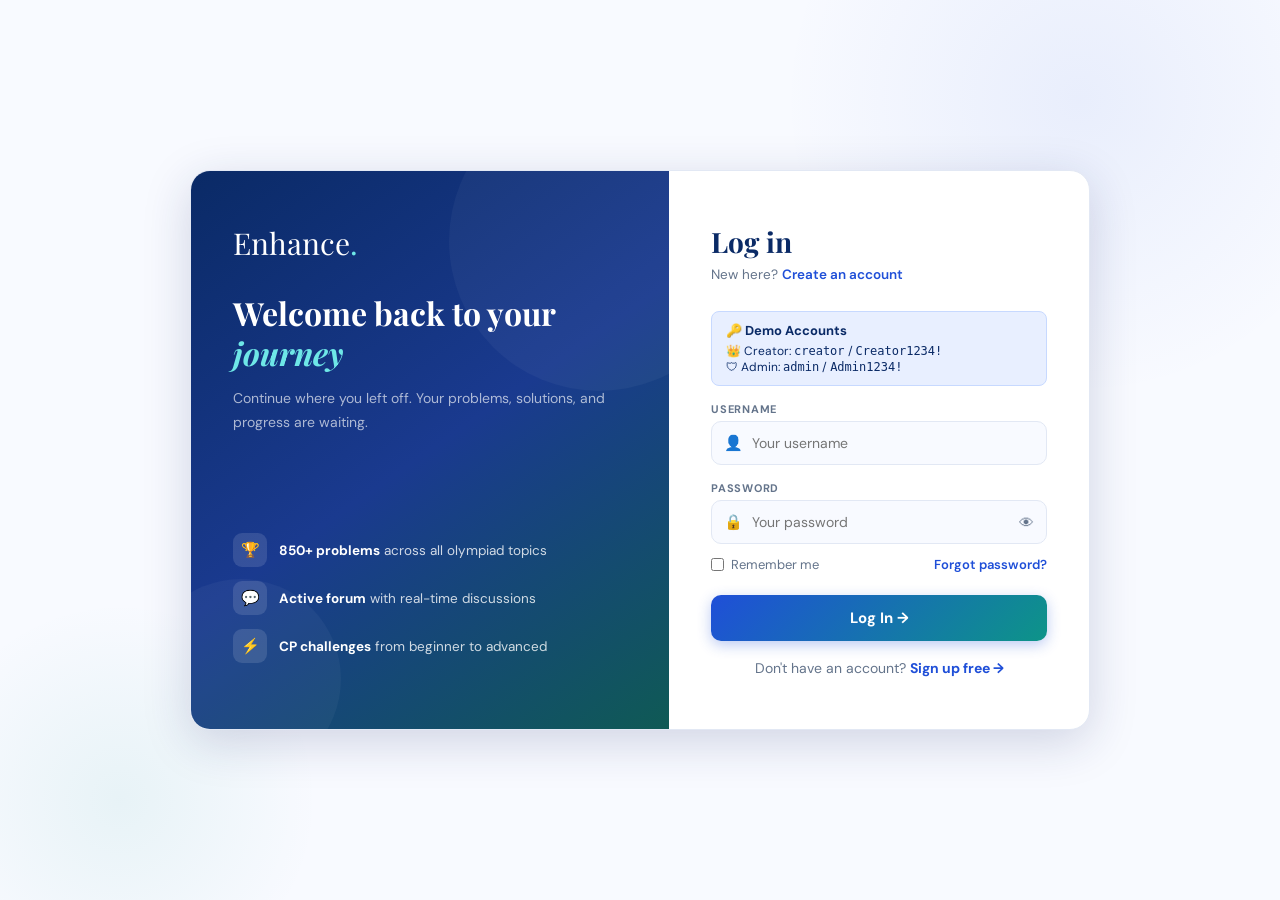
<file: login.html>
<!DOCTYPE html>
<html lang="en">
<head>
  <meta charset="UTF-8"><meta name="viewport" content="width=device-width, initial-scale=1.0">
  <title>Log In | Enhance</title>
  <link href="https://fonts.googleapis.com/css2?family=DM+Sans:wght@400;500;600;700&family=Playfair+Display:ital,wght@0,700;1,700&display=swap" rel="stylesheet">
  <style>
    *,*::before,*::after{margin:0;padding:0;box-sizing:border-box}
    :root{
      --blue:#1f4fd8;--blue-dark:#0a2a66;--blue-light:#e8efff;--teal:#0d9488;
      --surface:#f8faff;--border:#e2e8f4;--text:#1e293b;--muted:#64748b;--white:#ffffff;
      --error:#ef4444;--success:#22c55e;
      --shadow-lg:0 12px 48px rgba(30,41,100,.18);
      --font:'DM Sans',sans-serif;--display:'Playfair Display',serif;
    }
    body{font-family:var(--font);background:var(--surface);color:var(--text);min-height:100vh;display:flex;flex-direction:column}
    .page-body{flex:1;display:flex;align-items:center;justify-content:center;padding:40px 20px;position:relative;overflow:hidden}
    .page-body::before{content:'';position:absolute;width:600px;height:600px;border-radius:50%;background:radial-gradient(circle,rgba(31,79,216,.07),transparent 70%);top:-200px;right:-100px;pointer-events:none}
    .page-body::after{content:'';position:absolute;width:400px;height:400px;border-radius:50%;background:radial-gradient(circle,rgba(13,148,136,.07),transparent 70%);bottom:-100px;left:-80px;pointer-events:none}
    .login-wrap{display:flex;background:var(--white);border-radius:20px;border:1px solid var(--border);box-shadow:var(--shadow-lg);overflow:hidden;width:900px;max-width:100%;position:relative;z-index:1;animation:fadeUp .5s ease both}
    @keyframes fadeUp{from{opacity:0;transform:translateY(20px)}to{opacity:1;transform:translateY(0)}}
    .login-left{flex:1;background:linear-gradient(145deg,var(--blue-dark),#1a3a8f 50%,#0f5a55 100%);padding:52px 42px;display:flex;flex-direction:column;justify-content:space-between;position:relative;overflow:hidden}
    .login-left::before{content:'';position:absolute;width:300px;height:300px;border-radius:50%;background:rgba(255,255,255,.04);top:-80px;right:-80px}
    .login-left::after{content:'';position:absolute;width:200px;height:200px;border-radius:50%;background:rgba(255,255,255,.04);bottom:-50px;left:-50px}
    .lc{position:relative;z-index:1}
    .left-logo{font-family:var(--display);font-size:30px;color:white;margin-bottom:30px}.left-logo span{color:#6ee7e7}
    .left-title{font-family:var(--display);font-size:32px;color:white;line-height:1.25;margin-bottom:14px}.left-title em{font-style:italic;color:#6ee7e7}
    .left-sub{font-size:14px;color:rgba(255,255,255,.65);line-height:1.7}
    .lf{position:relative;z-index:1}
    .lf-item{display:flex;align-items:center;gap:12px;margin-bottom:14px}
    .lf-icon{width:34px;height:34px;border-radius:9px;background:rgba(255,255,255,.12);display:flex;align-items:center;justify-content:center;font-size:15px;flex-shrink:0}
    .lf-text{font-size:13.5px;color:rgba(255,255,255,.8)}.lf-text strong{color:white}
    .login-right{width:420px;flex-shrink:0;padding:52px 42px;display:flex;flex-direction:column;justify-content:center}
    .form-header{margin-bottom:28px}
    .form-title{font-family:var(--display);font-size:28px;color:var(--blue-dark);margin-bottom:6px}
    .form-sub{font-size:13.5px;color:var(--muted)}.form-sub a{color:var(--blue);font-weight:600;text-decoration:none}
    .form-group{margin-bottom:16px}
    .form-label{display:block;font-size:11px;font-weight:700;text-transform:uppercase;letter-spacing:.07em;color:var(--muted);margin-bottom:5px}
    .input-wrap{position:relative}
    .input-icon{position:absolute;left:13px;top:50%;transform:translateY(-50%);font-size:15px;pointer-events:none}
    .form-input{width:100%;padding:12px 14px 12px 40px;border:1.5px solid var(--border);border-radius:10px;font-size:14px;font-family:var(--font);outline:none;transition:border-color .2s,box-shadow .2s;background:var(--surface);color:var(--text);box-sizing:border-box}
    .form-input:focus{border-color:var(--blue);background:var(--white);box-shadow:0 0 0 3px rgba(31,79,216,.1)}
    .form-input.error{border-color:var(--error);box-shadow:0 0 0 3px rgba(239,68,68,.1)}
    .toggle-password{position:absolute;right:13px;top:50%;transform:translateY(-50%);background:none;border:none;cursor:pointer;font-size:15px;color:var(--muted);padding:0}
    .field-error{font-size:12px;color:var(--error);margin-top:4px;display:none}.field-error.visible{display:block}
    .form-row{display:flex;justify-content:space-between;align-items:center;margin-bottom:22px;margin-top:-4px}
    .remember-label{display:flex;align-items:center;gap:7px;font-size:13px;color:var(--muted);cursor:pointer}
    .remember-label input{accent-color:var(--blue)}
    .forgot-link{font-size:13px;color:var(--blue);font-weight:600;cursor:pointer;background:none;border:none;font-family:var(--font)}
    .btn-submit{width:100%;padding:13px;background:linear-gradient(135deg,var(--blue),var(--teal));color:white;border:none;border-radius:10px;font-weight:700;font-size:15px;cursor:pointer;font-family:var(--font);transition:all .2s;box-shadow:0 4px 14px rgba(31,79,216,.3)}
    .btn-submit:hover{transform:translateY(-1px);box-shadow:0 6px 20px rgba(31,79,216,.35)}
    .alert{padding:12px 16px;border-radius:10px;font-size:13px;font-weight:500;margin-bottom:18px;display:none;align-items:center;gap:8px}
    .alert.visible{display:flex}
    .alert.error{background:#fef2f2;border:1px solid #fecaca;color:#991b1b}
    .alert.success{background:#f0fdf4;border:1px solid #bbf7d0;color:#166534}
    .signup-prompt{text-align:center;font-size:14px;color:var(--muted);margin-top:18px}
    .signup-prompt a{color:var(--blue);font-weight:700;text-decoration:none}
    .demo-box{background:var(--blue-light);border:1px solid #c7d9ff;border-radius:8px;padding:10px 14px;font-size:12px;color:var(--blue-dark);margin-bottom:16px}
    .demo-box strong{display:block;margin-bottom:4px;font-size:13px}
  </style>
</head>
<body>
<div class="page-body">
  <div class="login-wrap">
    <div class="login-left">
      <div class="lc">
        <div class="left-logo">Enhance<span>.</span></div>
        <h2 class="left-title">Welcome back to your <em>journey</em></h2>
        <p class="left-sub">Continue where you left off. Your problems, solutions, and progress are waiting.</p>
      </div>
      <div class="lf">
        <div class="lf-item"><div class="lf-icon">🏆</div><div class="lf-text"><strong>850+ problems</strong> across all olympiad topics</div></div>
        <div class="lf-item"><div class="lf-icon">💬</div><div class="lf-text"><strong>Active forum</strong> with real-time discussions</div></div>
        <div class="lf-item"><div class="lf-icon">⚡</div><div class="lf-text"><strong>CP challenges</strong> from beginner to advanced</div></div>
      </div>
    </div>
    <div class="login-right">
      <div class="form-header">
        <h1 class="form-title">Log in</h1>
        <p class="form-sub">New here? <a href="registration.html">Create an account</a></p>
      </div>
      <div class="demo-box">
        <strong>🔑 Demo Accounts</strong>
        👑 Creator: <code>creator</code> / <code>Creator1234!</code><br>
        🛡 Admin: <code>admin</code> / <code>Admin1234!</code>
      </div>
      <div class="alert error" id="alertError"><span>⚠️</span><span id="alertMsg">Invalid credentials.</span></div>
      <div class="alert success" id="alertSuccess"><span>✅</span><span>Logged in! Redirecting…</span></div>
      <div class="form-group">
        <label class="form-label">Username</label>
        <div class="input-wrap"><span class="input-icon">👤</span><input type="text" id="username" class="form-input" placeholder="Your username"></div>
        <div class="field-error" id="unErr">Please enter your username.</div>
      </div>
      <div class="form-group">
        <label class="form-label">Password</label>
        <div class="input-wrap">
          <span class="input-icon">🔒</span>
          <input type="password" id="password" class="form-input" placeholder="Your password">
          <button type="button" class="toggle-password" id="togglePwd">👁</button>
        </div>
        <div class="field-error" id="pwErr">Please enter your password.</div>
      </div>
      <div class="form-row">
        <label class="remember-label"><input type="checkbox" id="rememberMe"> Remember me</label>
        <button class="forgot-link" onclick="forgotPwd()">Forgot password?</button>
      </div>
      <button class="btn-submit" id="submitBtn" onclick="doLogin()">Log In →</button>
      <div class="signup-prompt">Don't have an account? <a href="registration.html">Sign up free →</a></div>
    </div>
  </div>
</div>

<script>
/* ══ SHARED UTILS (inlined v2) ══ */
function getUsers(){try{return JSON.parse(localStorage.getItem("enhance_users")||"{}");}catch{return{};}}
function saveUsers(u){localStorage.setItem("enhance_users",JSON.stringify(u));}
function getCurrentUser(){const un=localStorage.getItem("enhance_current_user");if(!un)return null;return getUsers()[un.toLowerCase()]||null;}
function setCurrentUser(un){localStorage.setItem("enhance_current_user",un);const u=getUsers()[un.toLowerCase()];if(u)localStorage.setItem("username",u.displayName||u.username);}
function logout(){localStorage.removeItem("enhance_current_user");localStorage.removeItem("username");}
const ROLE_RANK={creator:4,admin:3,moderator:2,user:1};
const ROLE_COLORS_LIGHT={creator:{bg:"#fef9c3",color:"#854d0e",border:"#fde68a",icon:"👑",label:"Creator"},admin:{bg:"#fee2e2",color:"#dc2626",border:"#fca5a5",icon:"🛡",label:"Admin"},moderator:{bg:"#ede9fe",color:"#7c3aed",border:"#c4b5fd",icon:"⚔️",label:"Moderator"}};
function isCreator(){const u=getCurrentUser();return u&&u.role==="creator";}
function isAdmin(){const u=getCurrentUser();return u&&(u.role==="admin"||u.role==="creator");}
function isModerator(){const u=getCurrentUser();return u&&(u.role==="creator"||u.role==="admin"||u.role==="moderator");}
(function(){try{const u=getUsers();let ch=false;if(!u["creator"]){u["creator"]={displayName:"Creator",username:"creator",email:"creator@enhance.com",password:"Creator1234!",role:"creator",country:"Mongolia",level:"International olympiad level",interests:[],joined:new Date().toISOString(),avatar:"C",awards:[]};ch=true;}if(!u["admin"]){u["admin"]={displayName:"Admin",username:"admin",email:"admin@enhance.com",password:"Admin1234!",role:"admin",country:"Mongolia",level:"International olympiad level",interests:[],joined:new Date().toISOString(),avatar:"A",awards:[]};ch=true;}if(ch)saveUsers(u);}catch(e){}})();
function timeAgo(ts){const d=(Date.now()-ts)/1000;if(d<60)return"just now";if(d<3600)return Math.floor(d/60)+"m ago";if(d<86400)return Math.floor(d/3600)+"h ago";if(d<604800)return Math.floor(d/86400)+"d ago";return new Date(ts).toLocaleDateString("en-US",{month:"short",day:"numeric"});}
function escHtml(s){return String(s||"").replace(/&/g,"&amp;").replace(/</g,"&lt;").replace(/>/g,"&gt;").replace(/"/g,"&quot;");}
function renderMd(raw){return escHtml(raw).replace(/\*\*(.*?)\*\*/g,"<strong>$1</strong>").replace(/\*(.*?)\*/g,"<em>$1</em>").replace(/`(.*?)`/g,"<code>$1</code>");}
function initial(n){return String(n||"?").charAt(0).toUpperCase();}
const DIFFICULTY_CONFIG={"Easy":{color:"#22c55e",bg:"#f0fdf4",border:"#bbf7d0"},"Medium":{color:"#f59e0b",bg:"#fffbeb",border:"#fde68a"},"Hard":{color:"#ef4444",bg:"#fef2f2",border:"#fecaca"},"Extreme":{color:"#8b5cf6",bg:"#f5f3ff",border:"#ddd6fe"},"Extremely Hard":{color:"#4f46e5",bg:"#eef2ff",border:"#c7d2fe"}};
function difficultyBadge(d){const c=DIFFICULTY_CONFIG[d];if(!c)return"";return`<span style="background:${c.bg};color:${c.color};border:1px solid ${c.border};font-size:11px;font-weight:700;padding:2px 9px;border-radius:20px">${d}</span>`;}
function getThreads(){try{return JSON.parse(localStorage.getItem("enhance_threads")||"[]");}catch{return[];}}
function saveThreads(t){localStorage.setItem("enhance_threads",JSON.stringify(t));}
function injectHeaderStyles(){const s=document.createElement("style");s.textContent=`.sh-header{background:#fff;box-shadow:0 2px 8px rgba(30,41,100,.07);position:sticky;top:0;z-index:200}.sh-topbar{display:flex;justify-content:flex-end;align-items:center;padding:5px 36px;border-bottom:1px solid #e2e8f4;font-size:13px}.sh-topbar a,.sh-topbar span{margin-left:14px;text-decoration:none;color:#1f4fd8;font-weight:600;cursor:pointer;transition:color .15s}.sh-topbar a:hover,.sh-topbar span:hover{color:#0d9488}.sh-navbar{display:flex;justify-content:space-between;align-items:center;padding:12px 36px}.sh-logo{font-family:'Playfair Display',serif;font-size:32px;color:#0a2a66;text-decoration:none;letter-spacing:-.5px}.sh-logo span{color:#0d9488}.sh-nav{display:flex;gap:26px;align-items:center}.sh-nav a,.sh-nav span{text-decoration:none;color:#1e293b;font-weight:600;font-size:15px;transition:color .15s;cursor:pointer}.sh-nav a:hover,.sh-nav span:hover{color:#1f4fd8}.sh-account-dropdown{position:relative;display:inline-block}.sh-dropdown{display:none;position:absolute;right:0;top:calc(100%+6px);background:#fff;min-width:170px;box-shadow:0 4px 20px rgba(30,41,100,.13);border-radius:10px;border:1px solid #e2e8f4;z-index:300;overflow:hidden}.sh-dropdown a{color:#1e293b!important;padding:10px 16px;display:block;font-size:14px;font-weight:500;text-decoration:none}.sh-dropdown a:hover{background:#e8efff;color:#1f4fd8!important}.sh-dropdown.open{display:block}.sh-math-panel{display:none;position:absolute;top:calc(100%+2px);left:50%;transform:translateX(-50%);background:#fff;border:1px solid #e2e8f4;border-radius:14px;box-shadow:0 12px 48px rgba(30,41,100,.18);padding:20px;gap:14px;z-index:300;width:340px}.sh-math-panel.open{display:flex}.sh-math-wrap{position:relative}.sh-math-card{flex:1;background:#f8faff;border:1px solid #e2e8f4;border-radius:10px;padding:16px;text-decoration:none;color:#1e293b;transition:all .2s}.sh-math-card:hover{background:#e8efff;border-color:#1f4fd8;transform:translateY(-2px)}.sh-math-card h4{font-size:14px;font-weight:700;color:#0a2a66;margin:6px 0 4px}.sh-math-card p{font-size:12px;color:#64748b}`;document.head.appendChild(s);}
function injectHeader(){const user=getCurrentUser();const dn=localStorage.getItem("username")||"";const rc=user?ROLE_COLORS_LIGHT[user.role]:null;let acc=user?`<div class="sh-account-dropdown"><span onclick="document.getElementById('sh-dd').classList.toggle('open');event.stopPropagation()">👤 ${escHtml(dn)} ${rc?`<span style="font-size:11px;opacity:.7">· ${rc.icon} ${rc.label}</span>`:""} ▾</span><div class="sh-dropdown" id="sh-dd"><a href="profile.html?u=${encodeURIComponent(user.username)}">👤 My Profile</a>${isModerator()?'<a href="admin.html">🛡 Admin Panel</a>':""}<a href="#" onclick="logout();location.href='index.html';">🚪 Log Out</a></div></div>`:`<a href="login.html">Log in</a><a href="registration.html">Sign up</a>`;
const h=`<header class="sh-header"><div class="sh-topbar"><div id="sh-account-area">${acc}</div></div><div class="sh-navbar"><a href="index.html" class="sh-logo">Enhance<span>.</span></a><nav class="sh-nav"><a href="index.html">Home</a><a href="#">About</a><div class="sh-math-wrap"><span id="sh-math-trigger">Math ▾</span><div id="sh-math-panel" class="sh-math-panel"><a href="forum.html" class="sh-math-card"><div style="font-size:22px">💬</div><h4>Forum</h4><p>Post problems & solutions</p></a><a href="contest.html" class="sh-math-card"><div style="font-size:22px">🏆</div><h4>Contests</h4><p>Admin-curated contest problems</p></a></div></div><a href="#">Competitive Programming</a></nav></div></header>`;
document.body.insertAdjacentHTML("afterbegin",h);
document.getElementById("sh-math-trigger").addEventListener("click",e=>{e.stopPropagation();document.getElementById("sh-math-panel").classList.toggle("open");});
window.addEventListener("click",()=>{document.getElementById("sh-math-panel")?.classList.remove("open");document.getElementById("sh-dd")?.classList.remove("open");});}

if (getCurrentUser()) window.location.href = "index.html";

  injectHeaderStyles();

  const unEl = document.getElementById("username");
  const pwEl = document.getElementById("password");

  document.getElementById("togglePwd").addEventListener("click",()=>{
    pwEl.type = pwEl.type==="password"?"text":"password";
    document.getElementById("togglePwd").textContent = pwEl.type==="password"?"👁":"🙈";
  });

  [unEl, pwEl].forEach(el => el.addEventListener("input",()=>{
    el.classList.remove("error");
    document.getElementById("alertError").classList.remove("visible");
  }));

  function doLogin() {
    let ok = true;
    const un = unEl.value.trim();
    const pw = pwEl.value;
    document.getElementById("unErr").classList.remove("visible");
    document.getElementById("pwErr").classList.remove("visible");
    if (!un) { unEl.classList.add("error"); document.getElementById("unErr").classList.add("visible"); ok=false; }
    if (!pw) { pwEl.classList.add("error"); document.getElementById("pwErr").classList.add("visible"); ok=false; }
    if (!ok) return;

    const users = getUsers();
    const user = users[un.toLowerCase()];
    if (!user) { showErr("No account found with that username."); unEl.classList.add("error"); return; }
    if (user.password !== pw) { showErr("Incorrect password. Please try again."); pwEl.classList.add("error"); return; }

    // Success
    document.getElementById("alertSuccess").classList.add("visible");
    document.getElementById("submitBtn").textContent = "Logging in…";
    document.getElementById("submitBtn").disabled = true;
    setCurrentUser(un);
    if (document.getElementById("rememberMe").checked) localStorage.setItem("enhance_remember", un);
    setTimeout(()=>{ window.location.href = "index.html"; }, 1000);
  }

  function showErr(msg) {
    document.getElementById("alertMsg").textContent = msg;
    document.getElementById("alertError").classList.add("visible");
  }

  function forgotPwd() {
    const un = unEl.value.trim();
    if (!un) { alert("Enter your username first."); unEl.focus(); return; }
    const users = getUsers();
    if (users[un.toLowerCase()]) {
      alert(`Account found for "${un}".\n\nIn a production app, a reset email would be sent to: ${users[un.toLowerCase()].email}`);
    } else {
      alert(`No account found with username "${un}".`);
    }
  }

  const rem = localStorage.getItem("enhance_remember");
  if (rem) { unEl.value = rem; document.getElementById("rememberMe").checked = true; pwEl.focus(); }
  document.addEventListener("keydown", e=>{ if(e.key==="Enter") doLogin(); });
</script>
</body>
</html>
</file>
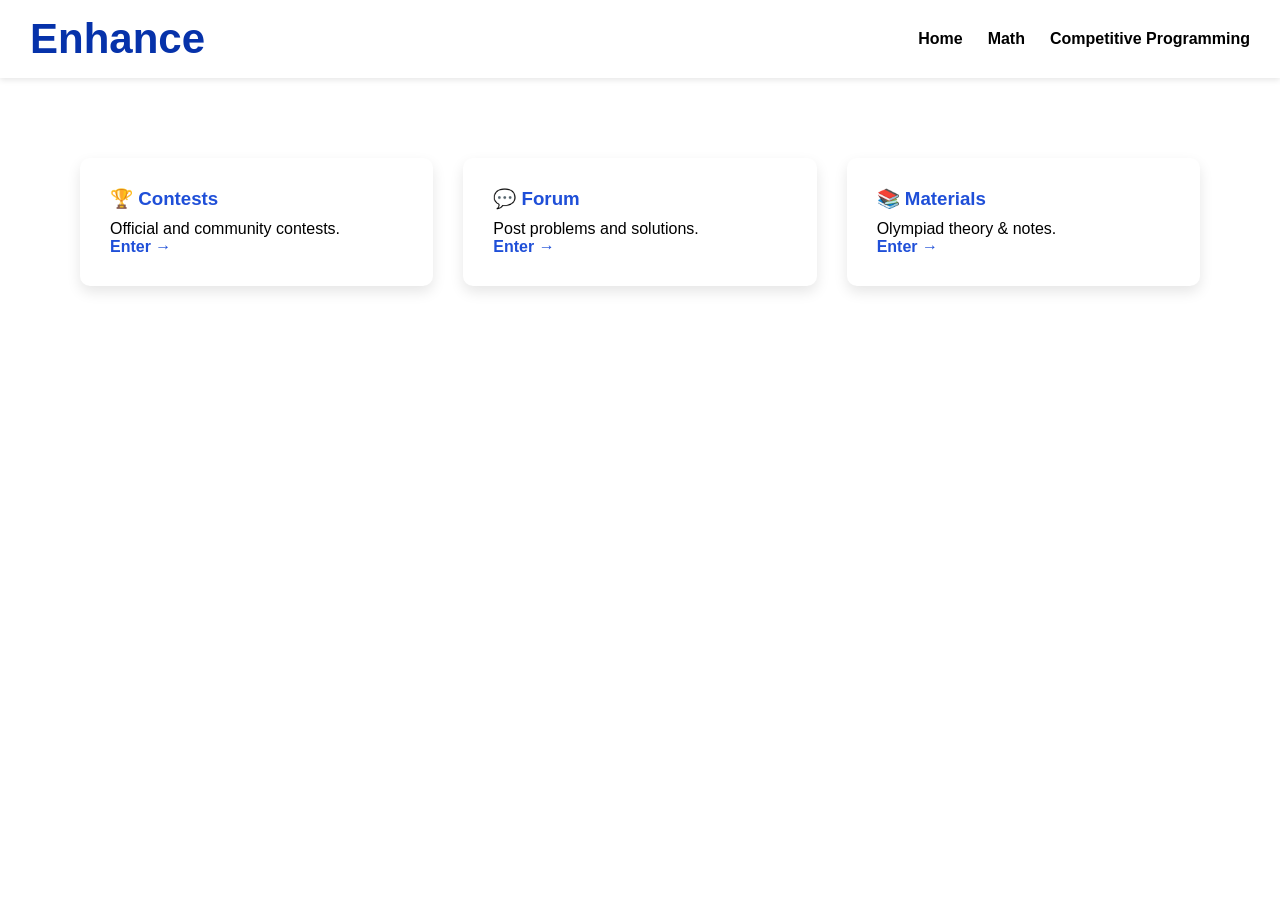
<file: math.html>
<!DOCTYPE html>
<html lang="en">
<head>
    <meta charset="UTF-8">
    <title>Math | Enhance</title>
    <link rel="stylesheet" href="index.css">
    <link rel="stylesheet" href="math.css">
</head>

<body>

<header class="header">
    <div class="nav-bar">
        <h1 class="logo">Enhance</h1>
        <nav class="navigation">
            <a href="index.html">Home</a>
            <a href="math.html">Math</a>
            <a href="#">Competitive Programming</a>
        </nav>
    </div>
</header>

<section class="math-sections">
    <div class="math-card">
        <h3>🏆 Contests</h3>
        <p>Official and community contests.</p>
        <a href="contest.html">Enter →</a>
    </div>

    <div class="math-card">
        <h3>💬 Forum</h3>
        <p>Post problems and solutions.</p>
        <a href="forum.html">Enter →</a>
    </div>

    <div class="math-card">
        <h3>📚 Materials</h3>
        <p>Olympiad theory & notes.</p>
        <a href="materials.html">Enter →</a>
    </div>
</section>

</body>
</html>
</file>
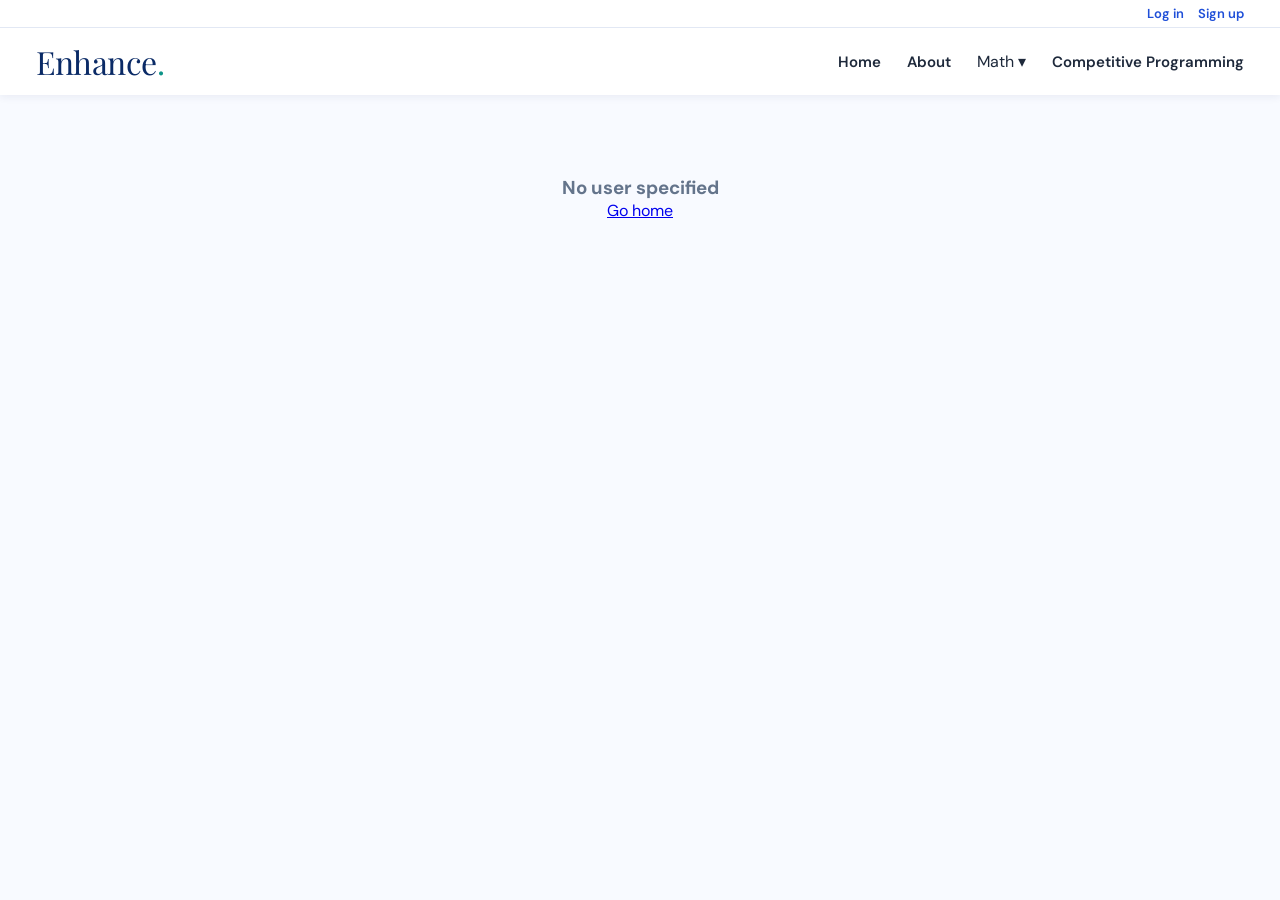
<file: Profile.html>
<!DOCTYPE html>
<html lang="en">
<head>
<meta charset="UTF-8"><meta name="viewport" content="width=device-width,initial-scale=1">
<title>Profile | Enhance</title>
<link href="https://fonts.googleapis.com/css2?family=DM+Sans:wght@400;500;600;700&family=Playfair+Display:ital,wght@0,700;1,700&display=swap" rel="stylesheet">
<style>
*,*::before,*::after{margin:0;padding:0;box-sizing:border-box}
:root{--blue:#1f4fd8;--blue-dark:#0a2a66;--blue-light:#e8efff;--teal:#0d9488;--surface:#f8faff;--border:#e2e8f4;--text:#1e293b;--muted:#64748b;--white:#fff;--font:'DM Sans',sans-serif;--display:'Playfair Display',serif;}
body{font-family:var(--font);background:var(--surface);color:var(--text);min-height:100vh}

/* HERO */
.profile-hero{background:linear-gradient(135deg,#0a2a66 0%,#1a3fa0 55%,#0d6b63 100%);padding:40px;position:relative;overflow:hidden}
.profile-hero::before{content:'';position:absolute;top:-40px;right:-40px;width:300px;height:300px;border-radius:50%;background:rgba(255,255,255,.04);pointer-events:none}
.hero-inner{max-width:900px;margin:0 auto;display:flex;align-items:center;gap:28px;flex-wrap:wrap;position:relative;z-index:1}
.avatar-ring{width:90px;height:90px;min-width:90px;border-radius:50%;border:3px solid rgba(110,231,231,.5);display:flex;align-items:center;justify-content:center;font-family:var(--display);font-size:36px;font-weight:700;color:#fff;position:relative;flex-shrink:0}
.user-info{flex:1}
.user-name{font-family:var(--display);font-size:30px;color:#fff;line-height:1.2;margin-bottom:6px}
.user-handle{font-size:14px;color:rgba(255,255,255,.55);margin-bottom:10px}
.user-meta-row{display:flex;gap:10px;flex-wrap:wrap;align-items:center}
.meta-chip{background:rgba(255,255,255,.1);border:1px solid rgba(255,255,255,.15);padding:4px 13px;border-radius:20px;font-size:12.5px;color:rgba(255,255,255,.75);font-weight:500}
.role-badge-hero{padding:4px 13px;border-radius:20px;font-size:12.5px;font-weight:700}

/* BODY */
.profile-body{max-width:900px;margin:30px auto 60px;padding:0 40px;display:grid;grid-template-columns:280px 1fr;gap:22px;align-items:start}
.profile-card{background:var(--white);border:1px solid var(--border);border-radius:14px;overflow:hidden}
.card-head{padding:14px 18px;border-bottom:1px solid var(--border);font-weight:700;font-size:13px;color:var(--text);display:flex;align-items:center;gap:8px}
.card-body{padding:16px 18px}
.info-row{display:flex;flex-direction:column;gap:11px}
.info-item{display:flex;justify-content:space-between;align-items:center;font-size:13px;padding-bottom:10px;border-bottom:1px solid var(--border)}
.info-item:last-child{border-bottom:none;padding-bottom:0}
.info-key{color:var(--muted);font-weight:500}
.info-val{font-weight:600;color:var(--text);text-align:right;max-width:160px;word-break:break-word}

/* AWARDS */
.awards-grid{display:flex;flex-direction:column;gap:8px}
.award-item{background:linear-gradient(135deg,#0f1f45,#0a2a66);border:1px solid rgba(110,231,231,.2);border-radius:10px;padding:11px 14px;display:flex;align-items:center;gap:10px}
.award-icon{font-size:22px;flex-shrink:0}
.award-info{flex:1}
.award-label{font-weight:700;font-size:13px;color:#e2e8f0}
.award-meta{font-size:11.5px;color:#6ee7e7;margin-top:2px}
.no-awards{text-align:center;padding:28px;color:var(--muted);font-size:13px}

/* THREADS */
.thread-item{padding:13px 0;border-bottom:1px solid var(--border)}
.thread-item:last-child{border-bottom:none}
.thread-title{font-weight:700;font-size:13.5px;color:var(--blue-dark);cursor:pointer;text-decoration:none;display:block;margin-bottom:4px}
.thread-title:hover{color:var(--blue)}
.thread-meta{display:flex;gap:8px;align-items:center;font-size:11.5px;color:var(--muted);flex-wrap:wrap}
.tag-sm{background:var(--blue-light);color:var(--blue);font-size:10px;font-weight:700;padding:1px 7px;border-radius:20px}
.no-threads{text-align:center;padding:28px;color:var(--muted);font-size:13px}

@media(max-width:700px){.profile-body{grid-template-columns:1fr;padding:0 16px}.hero-inner{flex-direction:column;text-align:center}}
</style>
</head>
<body>
<script>
/* ══ SHARED UTILS (inlined) ══ */
function getUsers(){try{return JSON.parse(localStorage.getItem("enhance_users")||"{}");}catch{return{};}}
function saveUsers(u){localStorage.setItem("enhance_users",JSON.stringify(u));}
function getCurrentUser(){const un=localStorage.getItem("enhance_current_user");if(!un)return null;return getUsers()[un.toLowerCase()]||null;}
function logout(){localStorage.removeItem("enhance_current_user");localStorage.removeItem("username");}
const ROLE_RANK={creator:4,admin:3,moderator:2,user:1};
function isCreator(){const u=getCurrentUser();return u&&u.role==="creator";}
function isAdmin(){const u=getCurrentUser();return u&&(u.role==="admin"||u.role==="creator");}
function isModerator(){const u=getCurrentUser();return u&&(u.role==="creator"||u.role==="admin"||u.role==="moderator");}
(function(){try{const u=getUsers();let ch=false;if(!u["creator"]){u["creator"]={displayName:"Creator",username:"creator",email:"creator@enhance.com",password:"Creator1234!",role:"creator",country:"Mongolia",level:"International olympiad level",interests:[],joined:new Date().toISOString(),avatar:"C",awards:[]};ch=true;}if(!u["admin"]){u["admin"]={displayName:"Admin",username:"admin",email:"admin@enhance.com",password:"Admin1234!",role:"admin",country:"Mongolia",level:"International olympiad level",interests:[],joined:new Date().toISOString(),avatar:"A",awards:[]};ch=true;}if(ch)saveUsers(u);}catch(e){}})();
function timeAgo(ts){const d=(Date.now()-ts)/1000;if(d<60)return"just now";if(d<3600)return Math.floor(d/60)+"m ago";if(d<86400)return Math.floor(d/3600)+"h ago";if(d<604800)return Math.floor(d/86400)+"d ago";return new Date(ts).toLocaleDateString("en-US",{month:"short",day:"numeric"});}
function esc(s){return String(s||"").replace(/&/g,"&amp;").replace(/</g,"&lt;").replace(/>/g,"&gt;").replace(/"/g,"&quot;");}
function getThreads(){try{return JSON.parse(localStorage.getItem("enhance_threads")||"[]");}catch{return[];}}

function injectHeaderStyles(){const s=document.createElement("style");s.textContent=`.sh-header{background:#fff;box-shadow:0 2px 8px rgba(30,41,100,.07);position:sticky;top:0;z-index:200}.sh-topbar{display:flex;justify-content:flex-end;align-items:center;padding:5px 36px;border-bottom:1px solid #e2e8f4;font-size:13px}.sh-topbar a,.sh-topbar span{margin-left:14px;text-decoration:none;color:#1f4fd8;font-weight:600;cursor:pointer}.sh-navbar{display:flex;justify-content:space-between;align-items:center;padding:12px 36px}.sh-logo{font-family:'Playfair Display',serif;font-size:32px;color:#0a2a66;text-decoration:none;letter-spacing:-.5px}.sh-logo span{color:#0d9488}.sh-nav{display:flex;gap:26px;align-items:center}.sh-nav a{text-decoration:none;color:#1e293b;font-weight:600;font-size:15px}.sh-nav a:hover{color:#1f4fd8}.sh-account-dropdown{position:relative;display:inline-block}.sh-dropdown{display:none;position:absolute;right:0;top:calc(100%+6px);background:#fff;min-width:160px;box-shadow:0 4px 20px rgba(30,41,100,.13);border-radius:10px;border:1px solid #e2e8f4;z-index:300;overflow:hidden}.sh-dropdown a{color:#1e293b!important;padding:10px 16px;display:block;font-size:14px;font-weight:500;text-decoration:none}.sh-dropdown a:hover{background:#e8efff}.sh-dropdown.open{display:block}.sh-math-panel{display:none;position:absolute;top:calc(100%+2px);left:50%;transform:translateX(-50%);background:#fff;border:1px solid #e2e8f4;border-radius:14px;box-shadow:0 12px 48px rgba(30,41,100,.18);padding:20px;gap:14px;z-index:300;width:340px}.sh-math-panel.open{display:flex}.sh-math-wrap{position:relative}.sh-math-card{flex:1;background:#f8faff;border:1px solid #e2e8f4;border-radius:10px;padding:16px;text-decoration:none;color:#1e293b;transition:all .2s}.sh-math-card:hover{background:#e8efff;border-color:#1f4fd8;transform:translateY(-2px)}.sh-math-card h4{font-size:14px;font-weight:700;color:#0a2a66;margin:6px 0 4px}.sh-math-card p{font-size:12px;color:#64748b}`;document.head.appendChild(s);}
function injectHeader(){const user=getCurrentUser();const dn=localStorage.getItem("username")||"";const ROLE_COLORS={creator:{icon:"👑",label:"Creator"},admin:{icon:"🛡",label:"Admin"},moderator:{icon:"⚔️",label:"Moderator"}};const rc=user?ROLE_COLORS[user.role]:null;let acc=user?`<div class="sh-account-dropdown"><span onclick="document.getElementById('sh-dd').classList.toggle('open');event.stopPropagation()">👤 ${esc(dn)} ${rc?`<span style="font-size:11px;opacity:.7">· ${rc.icon} ${rc.label}</span>`:""} ▾</span><div class="sh-dropdown" id="sh-dd"><a href="profile.html?u=${encodeURIComponent(user.username)}">👤 My Profile</a>${isModerator()?'<a href="admin.html">🛡 Admin Panel</a>':""}<a href="#" onclick="logout();location.href='index.html';">🚪 Log Out</a></div></div>`:`<a href="login.html">Log in</a><a href="registration.html">Sign up</a>`;
const h=`<header class="sh-header"><div class="sh-topbar"><div>${acc}</div></div><div class="sh-navbar"><a href="index.html" class="sh-logo">Enhance<span>.</span></a><nav class="sh-nav"><a href="index.html">Home</a><a href="#">About</a><div class="sh-math-wrap"><span id="sh-math-trigger">Math ▾</span><div id="sh-math-panel" class="sh-math-panel"><a href="forum.html" class="sh-math-card"><div style="font-size:22px">💬</div><h4>Forum</h4><p>Post problems & solutions</p></a><a href="contest.html" class="sh-math-card"><div style="font-size:22px">🏆</div><h4>Contests</h4><p>Admin-curated contest problems</p></a></div></div><a href="#">Competitive Programming</a></nav></div></header>`;
document.body.insertAdjacentHTML("afterbegin",h);
document.getElementById("sh-math-trigger").addEventListener("click",e=>{e.stopPropagation();document.getElementById("sh-math-panel").classList.toggle("open");});
window.addEventListener("click",()=>{document.getElementById("sh-math-panel")?.classList.remove("open");document.getElementById("sh-dd")?.classList.remove("open");});}
injectHeaderStyles();injectHeader();
</script>

<div id="profileContent"></div>

<script>
const ROLE_COLORS_LIGHT={
  creator:{bg:"#fef9c3",color:"#854d0e",border:"#fde68a",icon:"👑",label:"Creator"},
  admin:  {bg:"#fee2e2",color:"#dc2626",border:"#fca5a5",icon:"🛡",label:"Admin"},
  moderator:{bg:"#ede9fe",color:"#7c3aed",border:"#c4b5fd",icon:"⚔️",label:"Moderator"},
  user:   {bg:"#f1f5f9",color:"#64748b",border:"#e2e8f4",icon:"👤",label:"User"}
};
const AWARD_ICONS={gold:"🥇",silver:"🥈",bronze:"🥉",honorable:"🏅",participant:"📜",special:"⭐",custom:"🎖"};
const AVATAR_GRADIENTS=["linear-gradient(135deg,#1f4fd8,#0d9488)","linear-gradient(135deg,#8b5cf6,#1f4fd8)","linear-gradient(135deg,#ef4444,#f59e0b)","linear-gradient(135deg,#0d9488,#22c55e)","linear-gradient(135deg,#f59e0b,#ef4444)"];

function getGradient(username){const sum=username.split("").reduce((a,c)=>a+c.charCodeAt(0),0);return AVATAR_GRADIENTS[sum%AVATAR_GRADIENTS.length];}

function renderProfile(){
  const params=new URLSearchParams(location.search);
  const targetUsername=params.get("u")||getCurrentUser()?.username;
  if(!targetUsername){document.getElementById("profileContent").innerHTML=`<div style="text-align:center;padding:80px;color:var(--muted)"><h3>No user specified</h3><a href="index.html">Go home</a></div>`;return;}
  const users=getUsers();
  const u=users[targetUsername.toLowerCase()];
  if(!u){document.getElementById("profileContent").innerHTML=`<div style="text-align:center;padding:80px;color:var(--muted)"><h3 style="font-family:var(--display);color:var(--blue-dark)">User not found</h3><p>@${esc(targetUsername)} does not exist.</p><br><a href="index.html" style="color:var(--blue)">← Go home</a></div>`;return;}

  const rc=ROLE_COLORS_LIGHT[u.role||"user"];
  const grad=getGradient(u.username);
  const threads=getThreads().filter(t=>t.author===u.displayName||t.author===u.username).sort((a,b)=>b.id-a.id);
  const replies=getThreads().reduce((acc,t)=>{(t.posts||[]).slice(1).forEach(p=>{if(p.author===u.displayName||p.author===u.username)acc++;});return acc;},0);
  const awards=u.awards||[];
  const isOwnProfile=getCurrentUser()?.username.toLowerCase()===u.username.toLowerCase();

  const awardsHtml=awards.length?awards.map(a=>`
    <div class="award-item">
      <div class="award-icon">${AWARD_ICONS[a.type]||"🎖"}</div>
      <div class="award-info">
        <div class="award-label">${esc(a.label)}</div>
        <div class="award-meta">${a.competition?esc(a.competition)+" · ":""}${a.year||""}</div>
      </div>
    </div>`).join(""):`<div class="no-awards">🏅<br>No awards yet</div>`;

  const threadsHtml=threads.slice(0,10).map(t=>`
    <div class="thread-item">
      <a class="thread-title" href="forum.html?thread=${t.id}">${esc(t.title)}</a>
      <div class="thread-meta">
        <span>${timeAgo(t.id)}</span>
        ${t.category?`<span class="tag-sm">${t.category}</span>`:""}
        ${t.difficulty?`<span class="tag-sm">${t.difficulty}</span>`:""}
        <span>${(t.posts||[]).length-1} repl${(t.posts||[]).length-1===1?"y":"ies"}</span>
      </div>
    </div>`).join("") || `<div class="no-threads">💬<br>No threads posted yet</div>`;

  document.getElementById("profileContent").innerHTML=`
    <div class="profile-hero">
      <div class="hero-inner">
        <div class="avatar-ring" style="background:${grad}">
          ${(u.avatar||u.displayName||"?").charAt(0).toUpperCase()}
        </div>
        <div class="user-info">
          <div class="user-name">${esc(u.displayName)}</div>
          <div class="user-handle">@${esc(u.username)} ${isOwnProfile?"<span style='font-size:12px;color:rgba(255,255,255,.4)'>(you)</span>":""}</div>
          <div class="user-meta-row">
            <span class="role-badge-hero" style="background:${rc.bg};color:${rc.color};border:1px solid ${rc.border}">${rc.icon} ${rc.label}</span>
            ${u.country?`<span class="meta-chip">📍 ${esc(u.country)}</span>`:""}
            ${u.level?`<span class="meta-chip">📚 ${esc(u.level)}</span>`:""}
            ${awards.length?`<span class="meta-chip">🏅 ${awards.length} Award${awards.length!==1?"s":""}</span>`:""}
            <span class="meta-chip">💬 ${threads.length} Thread${threads.length!==1?"s":""}</span>
            <span class="meta-chip">✍️ ${replies} Repl${replies!==1?"ies":"y"}</span>
          </div>
        </div>
        ${isOwnProfile&&isModerator()?`<a href="admin.html" style="background:rgba(255,255,255,.12);border:1px solid rgba(255,255,255,.2);color:#fff;text-decoration:none;padding:9px 18px;border-radius:9px;font-size:13px;font-weight:700">🛡 Admin Panel</a>`:""}
      </div>
    </div>
    <div class="profile-body">
      <div style="display:flex;flex-direction:column;gap:16px">
        <!-- Info Card -->
        <div class="profile-card">
          <div class="card-head">👤 About</div>
          <div class="card-body">
            <div class="info-row">
              ${u.email?`<div class="info-item"><span class="info-key">Email</span><span class="info-val">${esc(u.email)}</span></div>`:""}
              <div class="info-item"><span class="info-key">Username</span><span class="info-val">@${esc(u.username)}</span></div>
              <div class="info-item"><span class="info-key">Role</span><span class="info-val">${rc.icon} ${rc.label}</span></div>
              ${u.country?`<div class="info-item"><span class="info-key">Country</span><span class="info-val">${esc(u.country)}</span></div>`:""}
              ${u.level?`<div class="info-item"><span class="info-key">Level</span><span class="info-val">${esc(u.level)}</span></div>`:""}
              <div class="info-item"><span class="info-key">Joined</span><span class="info-val">${u.joined?new Date(u.joined).toLocaleDateString("en-US",{month:"long",day:"numeric",year:"numeric"}):"—"}</span></div>
            </div>
          </div>
        </div>
        <!-- Awards Card -->
        <div class="profile-card">
          <div class="card-head">🏅 Awards <span style="margin-left:auto;font-size:11px;font-weight:400;color:var(--muted)">${awards.length} total</span></div>
          <div class="card-body">
            <div class="awards-grid">${awardsHtml}</div>
          </div>
        </div>
      </div>
      <!-- Right: Threads -->
      <div class="profile-card">
        <div class="card-head">💬 Forum Threads <span style="margin-left:auto;font-size:11px;font-weight:400;color:var(--muted)">${threads.length} total</span></div>
        <div class="card-body">${threadsHtml}</div>
      </div>
    </div>`;
}
renderProfile();
</script>
</body>
</html>
</file>
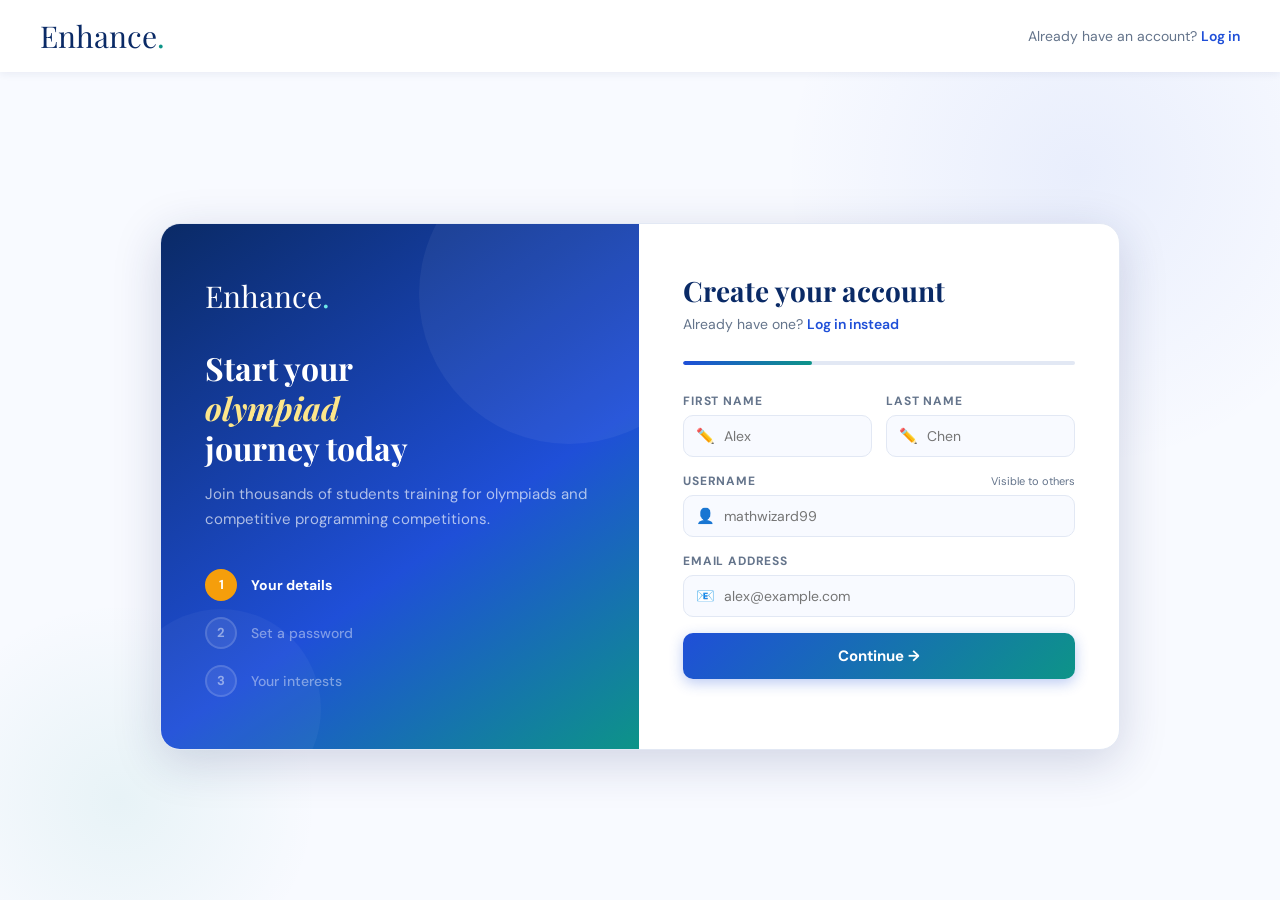
<file: registration.html>
<!DOCTYPE html>
<html lang="en">
<head>
  <meta charset="UTF-8"><meta name="viewport" content="width=device-width, initial-scale=1.0">
  <title>Sign Up | Enhance</title>
  <link href="https://fonts.googleapis.com/css2?family=DM+Sans:wght@400;500;600;700&family=Playfair+Display:ital,wght@0,700;1,700&display=swap" rel="stylesheet">
  <style>
    *,*::before,*::after{margin:0;padding:0;box-sizing:border-box}
    :root{
      --blue:#1f4fd8;--blue-dark:#0a2a66;--blue-light:#e8efff;--teal:#0d9488;--teal-light:#ccfbf1;
      --surface:#f8faff;--border:#e2e8f4;--text:#1e293b;--muted:#64748b;--white:#ffffff;
      --error:#ef4444;--success:#22c55e;--accent:#f59e0b;
      --shadow-lg:0 12px 48px rgba(30,41,100,.18);
      --font:'DM Sans',sans-serif;--display:'Playfair Display',serif;
    }
    body{font-family:var(--font);background:var(--surface);color:var(--text);min-height:100vh;display:flex;flex-direction:column}
    .page-body{flex:1;display:flex;align-items:center;justify-content:center;padding:40px 20px;position:relative;overflow:hidden}
    .page-body::before{content:'';position:absolute;width:600px;height:600px;border-radius:50%;background:radial-gradient(circle,rgba(31,79,216,.07),transparent 70%);top:-200px;right:-100px;pointer-events:none}
    .page-body::after{content:'';position:absolute;width:400px;height:400px;border-radius:50%;background:radial-gradient(circle,rgba(13,148,136,.07),transparent 70%);bottom:-100px;left:-80px;pointer-events:none}
    .reg-wrap{display:flex;background:var(--white);border-radius:20px;border:1px solid var(--border);box-shadow:var(--shadow-lg);overflow:hidden;width:960px;max-width:100%;position:relative;z-index:1;animation:fadeUp .5s ease both}
    @keyframes fadeUp{from{opacity:0;transform:translateY(20px)}to{opacity:1;transform:translateY(0)}}
    .reg-left{flex:1;background:linear-gradient(145deg,#0a2a66,var(--blue) 60%,var(--teal) 100%);padding:52px 44px;display:flex;flex-direction:column;justify-content:space-between;position:relative;overflow:hidden}
    .reg-left::before{content:'';position:absolute;width:300px;height:300px;border-radius:50%;background:rgba(255,255,255,.05);top:-80px;right:-80px}
    .reg-left::after{content:'';position:absolute;width:200px;height:200px;border-radius:50%;background:rgba(255,255,255,.04);bottom:-60px;left:-40px}
    .left-z{position:relative;z-index:1}
    .left-logo{font-family:var(--display);font-size:30px;color:white;margin-bottom:32px}.left-logo span{color:#6ee7e7}
    .left-title{font-family:var(--display);font-size:32px;color:white;line-height:1.25;margin-bottom:14px}.left-title em{font-style:italic;color:#fde68a}
    .left-sub{font-size:15px;color:rgba(255,255,255,.65);line-height:1.7;margin-bottom:36px}
    .step-list{display:flex;flex-direction:column;gap:16px}
    .step-item{display:flex;align-items:center;gap:14px;opacity:.5;transition:opacity .3s}
    .step-item.active{opacity:1}.step-item.done{opacity:.8}
    .step-dot{width:32px;height:32px;border-radius:50%;background:rgba(255,255,255,.15);border:2px solid rgba(255,255,255,.3);display:flex;align-items:center;justify-content:center;font-size:13px;font-weight:700;color:white;flex-shrink:0;transition:all .3s}
    .step-item.active .step-dot{background:var(--accent);border-color:var(--accent)}
    .step-item.done .step-dot{background:var(--success);border-color:var(--success)}
    .step-text{color:rgba(255,255,255,.85);font-size:14px;font-weight:500}
    .step-item.active .step-text{color:white;font-weight:700}
    .reg-right{width:480px;flex-shrink:0;padding:48px 44px;overflow-y:auto}
    .form-header{margin-bottom:28px}
    .form-title{font-family:var(--display);font-size:28px;color:var(--blue-dark);margin-bottom:6px}
    .form-sub{font-size:14px;color:var(--muted)}.form-sub a{color:var(--blue);font-weight:600;text-decoration:none}
    .progress-bar{height:4px;background:var(--border);border-radius:2px;margin-bottom:28px;overflow:hidden}
    .progress-fill{height:100%;background:linear-gradient(90deg,var(--blue),var(--teal));border-radius:2px;transition:width .4s ease}
    .form-group{margin-bottom:16px}
    .form-label{display:flex;align-items:center;justify-content:space-between;font-size:12px;font-weight:700;text-transform:uppercase;letter-spacing:.07em;color:var(--muted);margin-bottom:6px}
    .label-hint{font-size:11px;color:var(--muted);font-weight:400;text-transform:none;letter-spacing:0}
    .input-wrap{position:relative}
    .input-icon{position:absolute;left:13px;top:50%;transform:translateY(-50%);font-size:15px;pointer-events:none}
    .form-input{width:100%;padding:11px 14px 11px 40px;border:1.5px solid var(--border);border-radius:10px;font-size:14px;font-family:var(--font);outline:none;transition:border-color .2s,box-shadow .2s;background:var(--surface);color:var(--text);box-sizing:border-box}
    .form-input:focus{border-color:var(--blue);background:var(--white);box-shadow:0 0 0 3px rgba(31,79,216,.1)}
    .form-input.error{border-color:var(--error);box-shadow:0 0 0 3px rgba(239,68,68,.1)}
    .form-input.valid{border-color:var(--success)}
    .toggle-password{position:absolute;right:13px;top:50%;transform:translateY(-50%);background:none;border:none;cursor:pointer;font-size:15px;color:var(--muted);padding:0}
    .field-error{font-size:12px;color:var(--error);margin-top:4px;display:none}.field-error.visible{display:block}
    .field-success{font-size:12px;color:var(--success);margin-top:4px;display:none}.field-success.visible{display:block}
    .pwd-strength{margin-top:8px}
    .pwd-bars{display:flex;gap:4px;margin-bottom:4px}
    .pwd-bar{height:3px;flex:1;border-radius:2px;background:var(--border);transition:background .3s}
    .pwd-bar.weak{background:var(--error)}.pwd-bar.medium{background:var(--accent)}.pwd-bar.strong{background:var(--success)}
    .pwd-label{font-size:11px;color:var(--muted)}
    .interests-grid{display:flex;flex-wrap:wrap;gap:8px;margin-top:6px}
    .interest-chip{background:var(--surface);border:1.5px solid var(--border);padding:6px 14px;border-radius:20px;font-size:13px;cursor:pointer;transition:all .15s;font-family:var(--font);color:var(--text);user-select:none}
    .interest-chip:hover{border-color:var(--blue);background:var(--blue-light)}
    .interest-chip.selected{background:var(--blue-light);border-color:var(--blue);color:var(--blue);font-weight:700}
    .form-row-2{display:grid;grid-template-columns:1fr 1fr;gap:14px}
    .terms-row{display:flex;align-items:flex-start;gap:10px;margin:18px 0 22px;font-size:13px;color:var(--muted);line-height:1.5}
    .terms-row input{accent-color:var(--blue);margin-top:2px;flex-shrink:0}
    .terms-row a{color:var(--blue);font-weight:600;text-decoration:none}
    .terms-error{font-size:12px;color:var(--error);margin-top:-14px;margin-bottom:14px;display:none}.terms-error.visible{display:block}
    .btn-submit{width:100%;padding:13px;background:linear-gradient(135deg,var(--blue),var(--teal));color:white;border:none;border-radius:10px;font-weight:700;font-size:15px;cursor:pointer;font-family:var(--font);transition:all .2s;box-shadow:0 4px 14px rgba(31,79,216,.3)}
    .btn-submit:hover{transform:translateY(-1px);box-shadow:0 6px 20px rgba(31,79,216,.35)}
    .alert{padding:12px 16px;border-radius:10px;font-size:13.5px;font-weight:500;margin-bottom:18px;display:none;align-items:center;gap:8px}
    .alert.visible{display:flex}.alert.error{background:#fef2f2;border:1px solid #fecaca;color:#991b1b}
    .success-screen{display:none;text-align:center;padding:20px 0}.success-screen.visible{display:block}
    .success-circle{width:80px;height:80px;border-radius:50%;background:linear-gradient(135deg,var(--blue),var(--teal));display:flex;align-items:center;justify-content:center;font-size:36px;margin:0 auto 20px;animation:popIn .4s cubic-bezier(.34,1.56,.64,1)}
    @keyframes popIn{from{transform:scale(0);opacity:0}to{transform:scale(1);opacity:1}}
    .success-title{font-family:var(--display);font-size:26px;color:var(--blue-dark);margin-bottom:10px}
    .success-sub{font-size:15px;color:var(--muted);margin-bottom:28px;line-height:1.6}
    .btn-go{display:inline-block;background:linear-gradient(135deg,var(--blue),var(--teal));color:white;padding:13px 32px;border-radius:10px;font-weight:700;font-size:15px;text-decoration:none;transition:all .2s}
    .btn-go:hover{transform:translateY(-2px)}
  </style>
</head>
<body>

<header style="background:#fff;box-shadow:0 2px 8px rgba(30,41,100,.07);padding:16px 40px;display:flex;align-items:center;justify-content:space-between;">
  <a href="index.html" style="font-family:'Playfair Display',serif;font-size:30px;color:#0a2a66;text-decoration:none;">Enhance<span style="color:#0d9488">.</span></a>
  <div style="font-size:14px;color:#64748b">Already have an account? <a href="login.html" style="color:#1f4fd8;font-weight:600;text-decoration:none">Log in</a></div>
</header>

<div class="page-body">
  <div class="reg-wrap">
    <div class="reg-left">
      <div class="left-z">
        <div class="left-logo">Enhance<span>.</span></div>
        <h2 class="left-title">Start your<br><em>olympiad</em><br>journey today</h2>
        <p class="left-sub">Join thousands of students training for olympiads and competitive programming competitions.</p>
      </div>
      <div class="left-z step-list">
        <div class="step-item active" id="step1-indicator"><div class="step-dot" id="dot1">1</div><div class="step-text">Your details</div></div>
        <div class="step-item" id="step2-indicator"><div class="step-dot" id="dot2">2</div><div class="step-text">Set a password</div></div>
        <div class="step-item" id="step3-indicator"><div class="step-dot" id="dot3">3</div><div class="step-text">Your interests</div></div>
      </div>
    </div>
    <div class="reg-right">
      <div id="formSection">
        <div class="form-header">
          <h1 class="form-title" id="stepTitle">Create your account</h1>
          <p class="form-sub">Already have one? <a href="login.html">Log in instead</a></p>
        </div>
        <div class="progress-bar"><div class="progress-fill" id="progressFill" style="width:33%"></div></div>
        <div class="alert error" id="alertError"><span>⚠️</span><span id="alertMsg">Something went wrong.</span></div>

        <!-- STEP 1 -->
        <div id="step1">
          <div class="form-row-2">
            <div class="form-group">
              <label class="form-label">First Name</label>
              <div class="input-wrap"><span class="input-icon">✏️</span><input type="text" id="firstName" class="form-input" placeholder="Alex"></div>
              <div class="field-error" id="firstNameError">Required.</div>
            </div>
            <div class="form-group">
              <label class="form-label">Last Name</label>
              <div class="input-wrap"><span class="input-icon">✏️</span><input type="text" id="lastName" class="form-input" placeholder="Chen"></div>
              <div class="field-error" id="lastNameError">Required.</div>
            </div>
          </div>
          <div class="form-group">
            <label class="form-label">Username <span class="label-hint">Visible to others</span></label>
            <div class="input-wrap"><span class="input-icon">👤</span><input type="text" id="regUsername" class="form-input" placeholder="mathwizard99"></div>
            <div class="field-error" id="usernameError">Please choose a username (3+ characters).</div>
            <div class="field-success" id="usernameSuccess">✓ Username available!</div>
          </div>
          <div class="form-group">
            <label class="form-label">Email Address</label>
            <div class="input-wrap"><span class="input-icon">📧</span><input type="email" id="email" class="form-input" placeholder="alex@example.com"></div>
            <div class="field-error" id="emailError">Please enter a valid email.</div>
          </div>
          <button class="btn-submit" onclick="nextStep(1)">Continue →</button>
        </div>

        <!-- STEP 2 -->
        <div id="step2" style="display:none">
          <div class="form-group">
            <label class="form-label">Password</label>
            <div class="input-wrap">
              <span class="input-icon">🔒</span>
              <input type="password" id="regPassword" class="form-input" placeholder="At least 8 characters" oninput="checkStrength()">
              <button type="button" class="toggle-password" id="togglePwd1">👁</button>
            </div>
            <div class="pwd-strength">
              <div class="pwd-bars"><div class="pwd-bar" id="bar1"></div><div class="pwd-bar" id="bar2"></div><div class="pwd-bar" id="bar3"></div><div class="pwd-bar" id="bar4"></div></div>
              <div class="pwd-label" id="pwdLabel">Enter a password</div>
            </div>
            <div class="field-error" id="passwordError">Password must be at least 8 characters.</div>
          </div>
          <div class="form-group">
            <label class="form-label">Confirm Password</label>
            <div class="input-wrap">
              <span class="input-icon">🔒</span>
              <input type="password" id="confirmPassword" class="form-input" placeholder="Repeat your password">
              <button type="button" class="toggle-password" id="togglePwd2">👁</button>
            </div>
            <div class="field-error" id="confirmError">Passwords do not match.</div>
          </div>
          <div class="form-group">
            <label class="form-label">Country <span class="label-hint">Optional</span></label>
            <div class="input-wrap"><span class="input-icon">🌍</span><input type="text" id="country" class="form-input" placeholder="e.g. Mongolia"></div>
          </div>
          <div style="display:flex;gap:12px;margin-top:8px">
            <button class="btn-submit" style="background:var(--surface);color:var(--blue);border:2px solid var(--border);box-shadow:none" onclick="showStep(1)">← Back</button>
            <button class="btn-submit" onclick="nextStep(2)">Continue →</button>
          </div>
        </div>

        <!-- STEP 3 -->
        <div id="step3" style="display:none">
          <div class="form-group">
            <label class="form-label">Your interests <span class="label-hint">Pick all that apply</span></label>
            <div class="interests-grid" id="interestsGrid">
              <div class="interest-chip" data-val="Number Theory">🔢 Number Theory</div>
              <div class="interest-chip" data-val="Geometry">📐 Geometry</div>
              <div class="interest-chip" data-val="Combinatorics">🎲 Combinatorics</div>
              <div class="interest-chip" data-val="Algebra">🔣 Algebra</div>
              <div class="interest-chip" data-val="Inequalities">⚖️ Inequalities</div>
              <div class="interest-chip" data-val="Graph Theory">🌐 Graph Theory</div>
              <div class="interest-chip" data-val="Algorithms">🔁 Algorithms</div>
              <div class="interest-chip" data-val="Data Structures">💾 Data Structures</div>
              <div class="interest-chip" data-val="CP Contests">🏆 CP Contests</div>
            </div>
          </div>
          <div class="form-group" style="margin-top:18px">
            <label class="form-label">Your level</label>
            <div class="input-wrap"><span class="input-icon">📊</span>
              <select id="level" class="form-input" style="appearance:none;cursor:pointer;padding-right:30px">
                <option value="">Select your level…</option>
                <option>Complete Beginner</option>
                <option>Some experience</option>
                <option>National olympiad level</option>
                <option>International olympiad level</option>
                <option>Competitive Programming (Div. 2+)</option>
              </select>
            </div>
          </div>
          <div class="terms-row">
            <input type="checkbox" id="termsCheck">
            <label for="termsCheck">I agree to the <a href="#">Terms of Service</a> and <a href="#">Privacy Policy</a></label>
          </div>
          <div class="terms-error" id="termsError">You must agree to the terms.</div>
          <div style="display:flex;gap:12px">
            <button class="btn-submit" style="background:var(--surface);color:var(--blue);border:2px solid var(--border);box-shadow:none" onclick="showStep(2)">← Back</button>
            <button class="btn-submit" id="createBtn" onclick="createAccount()">Create Account 🎉</button>
          </div>
        </div>
      </div>

      <!-- SUCCESS -->
      <div class="success-screen" id="successScreen">
        <div class="success-circle">🎉</div>
        <h2 class="success-title">Welcome to Enhance!</h2>
        <p class="success-sub" id="successMsg">Your account has been created!</p>
        <a href="index.html" class="btn-go">Start Exploring →</a>
      </div>
    </div>
  </div>
</div>

<script>
/* ══ SHARED UTILS (inlined v2) ══ */
function getUsers(){try{return JSON.parse(localStorage.getItem("enhance_users")||"{}");}catch{return{};}}
function saveUsers(u){localStorage.setItem("enhance_users",JSON.stringify(u));}
function getCurrentUser(){const un=localStorage.getItem("enhance_current_user");if(!un)return null;return getUsers()[un.toLowerCase()]||null;}
function setCurrentUser(un){localStorage.setItem("enhance_current_user",un);const u=getUsers()[un.toLowerCase()];if(u)localStorage.setItem("username",u.displayName||u.username);}
function logout(){localStorage.removeItem("enhance_current_user");localStorage.removeItem("username");}
const ROLE_RANK={creator:4,admin:3,moderator:2,user:1};
const ROLE_COLORS_LIGHT={creator:{bg:"#fef9c3",color:"#854d0e",border:"#fde68a",icon:"👑",label:"Creator"},admin:{bg:"#fee2e2",color:"#dc2626",border:"#fca5a5",icon:"🛡",label:"Admin"},moderator:{bg:"#ede9fe",color:"#7c3aed",border:"#c4b5fd",icon:"⚔️",label:"Moderator"}};
function isCreator(){const u=getCurrentUser();return u&&u.role==="creator";}
function isAdmin(){const u=getCurrentUser();return u&&(u.role==="admin"||u.role==="creator");}
function isModerator(){const u=getCurrentUser();return u&&(u.role==="creator"||u.role==="admin"||u.role==="moderator");}
(function(){try{const u=getUsers();let ch=false;if(!u["creator"]){u["creator"]={displayName:"Creator",username:"creator",email:"creator@enhance.com",password:"Creator1234!",role:"creator",country:"Mongolia",level:"International olympiad level",interests:[],joined:new Date().toISOString(),avatar:"C",awards:[]};ch=true;}if(!u["admin"]){u["admin"]={displayName:"Admin",username:"admin",email:"admin@enhance.com",password:"Admin1234!",role:"admin",country:"Mongolia",level:"International olympiad level",interests:[],joined:new Date().toISOString(),avatar:"A",awards:[]};ch=true;}if(ch)saveUsers(u);}catch(e){}})();
function timeAgo(ts){const d=(Date.now()-ts)/1000;if(d<60)return"just now";if(d<3600)return Math.floor(d/60)+"m ago";if(d<86400)return Math.floor(d/3600)+"h ago";if(d<604800)return Math.floor(d/86400)+"d ago";return new Date(ts).toLocaleDateString("en-US",{month:"short",day:"numeric"});}
function escHtml(s){return String(s||"").replace(/&/g,"&amp;").replace(/</g,"&lt;").replace(/>/g,"&gt;").replace(/"/g,"&quot;");}
function renderMd(raw){return escHtml(raw).replace(/\*\*(.*?)\*\*/g,"<strong>$1</strong>").replace(/\*(.*?)\*/g,"<em>$1</em>").replace(/`(.*?)`/g,"<code>$1</code>");}
function initial(n){return String(n||"?").charAt(0).toUpperCase();}
const DIFFICULTY_CONFIG={"Easy":{color:"#22c55e",bg:"#f0fdf4",border:"#bbf7d0"},"Medium":{color:"#f59e0b",bg:"#fffbeb",border:"#fde68a"},"Hard":{color:"#ef4444",bg:"#fef2f2",border:"#fecaca"},"Extreme":{color:"#8b5cf6",bg:"#f5f3ff",border:"#ddd6fe"},"Extremely Hard":{color:"#4f46e5",bg:"#eef2ff",border:"#c7d2fe"}};
function difficultyBadge(d){const c=DIFFICULTY_CONFIG[d];if(!c)return"";return`<span style="background:${c.bg};color:${c.color};border:1px solid ${c.border};font-size:11px;font-weight:700;padding:2px 9px;border-radius:20px">${d}</span>`;}
function getThreads(){try{return JSON.parse(localStorage.getItem("enhance_threads")||"[]");}catch{return[];}}
function saveThreads(t){localStorage.setItem("enhance_threads",JSON.stringify(t));}
function injectHeaderStyles(){const s=document.createElement("style");s.textContent=`.sh-header{background:#fff;box-shadow:0 2px 8px rgba(30,41,100,.07);position:sticky;top:0;z-index:200}.sh-topbar{display:flex;justify-content:flex-end;align-items:center;padding:5px 36px;border-bottom:1px solid #e2e8f4;font-size:13px}.sh-topbar a,.sh-topbar span{margin-left:14px;text-decoration:none;color:#1f4fd8;font-weight:600;cursor:pointer;transition:color .15s}.sh-topbar a:hover,.sh-topbar span:hover{color:#0d9488}.sh-navbar{display:flex;justify-content:space-between;align-items:center;padding:12px 36px}.sh-logo{font-family:'Playfair Display',serif;font-size:32px;color:#0a2a66;text-decoration:none;letter-spacing:-.5px}.sh-logo span{color:#0d9488}.sh-nav{display:flex;gap:26px;align-items:center}.sh-nav a,.sh-nav span{text-decoration:none;color:#1e293b;font-weight:600;font-size:15px;transition:color .15s;cursor:pointer}.sh-nav a:hover,.sh-nav span:hover{color:#1f4fd8}.sh-account-dropdown{position:relative;display:inline-block}.sh-dropdown{display:none;position:absolute;right:0;top:calc(100%+6px);background:#fff;min-width:170px;box-shadow:0 4px 20px rgba(30,41,100,.13);border-radius:10px;border:1px solid #e2e8f4;z-index:300;overflow:hidden}.sh-dropdown a{color:#1e293b!important;padding:10px 16px;display:block;font-size:14px;font-weight:500;text-decoration:none}.sh-dropdown a:hover{background:#e8efff;color:#1f4fd8!important}.sh-dropdown.open{display:block}.sh-math-panel{display:none;position:absolute;top:calc(100%+2px);left:50%;transform:translateX(-50%);background:#fff;border:1px solid #e2e8f4;border-radius:14px;box-shadow:0 12px 48px rgba(30,41,100,.18);padding:20px;gap:14px;z-index:300;width:340px}.sh-math-panel.open{display:flex}.sh-math-wrap{position:relative}.sh-math-card{flex:1;background:#f8faff;border:1px solid #e2e8f4;border-radius:10px;padding:16px;text-decoration:none;color:#1e293b;transition:all .2s}.sh-math-card:hover{background:#e8efff;border-color:#1f4fd8;transform:translateY(-2px)}.sh-math-card h4{font-size:14px;font-weight:700;color:#0a2a66;margin:6px 0 4px}.sh-math-card p{font-size:12px;color:#64748b}`;document.head.appendChild(s);}
function injectHeader(){const user=getCurrentUser();const dn=localStorage.getItem("username")||"";const rc=user?ROLE_COLORS_LIGHT[user.role]:null;let acc=user?`<div class="sh-account-dropdown"><span onclick="document.getElementById('sh-dd').classList.toggle('open');event.stopPropagation()">👤 ${escHtml(dn)} ${rc?`<span style="font-size:11px;opacity:.7">· ${rc.icon} ${rc.label}</span>`:""} ▾</span><div class="sh-dropdown" id="sh-dd"><a href="profile.html?u=${encodeURIComponent(user.username)}">👤 My Profile</a>${isModerator()?'<a href="admin.html">🛡 Admin Panel</a>':""}<a href="#" onclick="logout();location.href='index.html';">🚪 Log Out</a></div></div>`:`<a href="login.html">Log in</a><a href="registration.html">Sign up</a>`;
const h=`<header class="sh-header"><div class="sh-topbar"><div id="sh-account-area">${acc}</div></div><div class="sh-navbar"><a href="index.html" class="sh-logo">Enhance<span>.</span></a><nav class="sh-nav"><a href="index.html">Home</a><a href="#">About</a><div class="sh-math-wrap"><span id="sh-math-trigger">Math ▾</span><div id="sh-math-panel" class="sh-math-panel"><a href="forum.html" class="sh-math-card"><div style="font-size:22px">💬</div><h4>Forum</h4><p>Post problems & solutions</p></a><a href="contest.html" class="sh-math-card"><div style="font-size:22px">🏆</div><h4>Contests</h4><p>Admin-curated contest problems</p></a></div></div><a href="#">Competitive Programming</a></nav></div></header>`;
document.body.insertAdjacentHTML("afterbegin",h);
document.getElementById("sh-math-trigger").addEventListener("click",e=>{e.stopPropagation();document.getElementById("sh-math-panel").classList.toggle("open");});
window.addEventListener("click",()=>{document.getElementById("sh-math-panel")?.classList.remove("open");document.getElementById("sh-dd")?.classList.remove("open");});}

if (getCurrentUser()) window.location.href = "index.html";

  function showStep(n) {
    [1,2,3].forEach(i => {
      document.getElementById("step" + i).style.display = (i===n)?"block":"none";
      const ind = document.getElementById("step"+i+"-indicator");
      const dot = document.getElementById("dot"+i);
      ind.classList.remove("active","done");
      if (i < n) { ind.classList.add("done"); dot.textContent="✓"; }
      else if (i===n) { ind.classList.add("active"); dot.textContent=i; }
      else dot.textContent=i;
    });
    document.getElementById("progressFill").style.width = (n/3*100)+"%";
    document.getElementById("stepTitle").textContent = ["Create your account","Set your password","Almost done!"][n-1];
    document.getElementById("alertError").classList.remove("visible");
  }

  function nextStep(from) {
    document.getElementById("alertError").classList.remove("visible");
    if (from===1 && !validateStep1()) return;
    if (from===2 && !validateStep2()) return;
    showStep(from+1);
  }

  function clearErr(id) {
    document.getElementById(id+"Error")?.classList.remove("visible");
    document.getElementById(id)?.classList.remove("error");
  }
  function showErr(id, msg) {
    const el = document.getElementById(id+"Error");
    if (msg && el) el.textContent = msg;
    el?.classList.add("visible");
    document.getElementById(id)?.classList.add("error");
  }

  function validateStep1() {
    let ok=true;
    ["firstName","lastName"].forEach(f=>{ clearErr(f); if(!document.getElementById(f).value.trim()){showErr(f);ok=false;} });
    const un = document.getElementById("regUsername").value.trim();
    clearErr("regUsername");
    if (!un || un.length<3) { showErr("regUsername","Username must be 3+ characters."); ok=false; }
    else {
      const users = getUsers();
      if (users[un.toLowerCase()]) { showErr("regUsername","Username already taken."); ok=false; }
    }
    clearErr("email");
    const em = document.getElementById("email").value.trim();
    if (!em || !/^[^\s@]+@[^\s@]+\.[^\s@]+$/.test(em)) { showErr("email","Please enter a valid email."); ok=false; }
    return ok;
  }

  function validateStep2() {
    let ok=true;
    const pwd = document.getElementById("regPassword").value;
    const conf = document.getElementById("confirmPassword").value;
    clearErr("password"); clearErr("confirm");
    if (!pwd||pwd.length<8) { showErr("password","Password must be 8+ characters."); ok=false; }
    if (pwd!==conf) { showErr("confirm","Passwords do not match."); ok=false; }
    return ok;
  }

  function checkStrength() {
    const pwd = document.getElementById("regPassword").value;
    const bars = [1,2,3,4].map(i=>document.getElementById("bar"+i));
    bars.forEach(b=>{ b.className="pwd-bar"; });
    let score=0;
    if (pwd.length>=8) score++;
    if (/[A-Z]/.test(pwd)) score++;
    if (/[0-9]/.test(pwd)) score++;
    if (/[^A-Za-z0-9]/.test(pwd)) score++;
    const cls = score<=2?"weak":score<=3?"medium":"strong";
    const labels=["","Weak","Weak","Medium","Strong","Very strong"];
    for(let i=0;i<score;i++) bars[i].classList.add(cls);
    const label = document.getElementById("pwdLabel");
    label.textContent = labels[score]||"Enter a password";
    label.style.color = score<=2?"var(--error)":score<=3?"var(--accent)":"var(--success)";
  }

  function makeToggle(btnId, inputId) {
    document.getElementById(btnId).addEventListener("click",()=>{
      const inp = document.getElementById(inputId);
      inp.type = inp.type==="password"?"text":"password";
      document.getElementById(btnId).textContent = inp.type==="password"?"👁":"🙈";
    });
  }
  makeToggle("togglePwd1","regPassword");
  makeToggle("togglePwd2","confirmPassword");

  document.querySelectorAll(".interest-chip").forEach(c=>c.addEventListener("click",()=>c.classList.toggle("selected")));

  document.getElementById("regUsername").addEventListener("input", function(){
    const val = this.value.trim();
    const success = document.getElementById("usernameSuccess");
    const err = document.getElementById("usernameError");
    success.classList.remove("visible"); err.classList.remove("visible"); this.classList.remove("error","valid");
    if (val.length>=3) {
      const users=getUsers();
      if (users[val.toLowerCase()]) { err.textContent="Username already taken."; err.classList.add("visible"); this.classList.add("error"); }
      else { success.classList.add("visible"); this.classList.add("valid"); }
    }
  });

  function createAccount() {
    document.getElementById("alertError").classList.remove("visible");
    if (!document.getElementById("termsCheck").checked) { document.getElementById("termsError").classList.add("visible"); return; }
    document.getElementById("termsError").classList.remove("visible");

    const firstName = document.getElementById("firstName").value.trim();
    const lastName  = document.getElementById("lastName").value.trim();
    const username  = document.getElementById("regUsername").value.trim();
    const email     = document.getElementById("email").value.trim();
    const password  = document.getElementById("regPassword").value;
    const country   = document.getElementById("country").value.trim();
    const level     = document.getElementById("level").value;
    const interests = [...document.querySelectorAll(".interest-chip.selected")].map(c=>c.dataset.val);

    const users = getUsers();
    users[username.toLowerCase()] = {
      displayName: firstName+" "+lastName,
      username,
      email,
      password,
      country,
      level,
      interests,
      role: "user",
      joined: new Date().toISOString(),
      avatar: firstName.charAt(0).toUpperCase()
    };
    saveUsers(users);
    setCurrentUser(username);

    document.getElementById("formSection").style.display="none";
    document.getElementById("successMsg").textContent = `Welcome, ${firstName}! Your account is ready. Redirecting…`;
    document.getElementById("successScreen").classList.add("visible");
    setTimeout(()=>{ window.location.href="index.html"; }, 2000);
  }
</script>
</body>
</html>
</file>
<file: index.css>
* {
    margin: 0;
    padding: 0;
    box-sizing: border-box;
    font-family: Arial, Helvetica, sans-serif;
}

.header {
    background-color: white;
    box-shadow: 0 2px 6px rgba(0,0,0,0.1);
}

.top-bar {
    display: flex;
    justify-content: space-between;
    padding: 8px 30px;
    font-size: 14px;
}

.account a {
    margin-left: 15px;
    text-decoration: none;
    color: rgb(6, 50, 170);
    font-weight: bold;
}

.account span {
    font-weight: bold;
    color: rgb(6, 50, 170);
    cursor: pointer;
}

.nav-bar {
    display: flex;
    justify-content: space-between;
    align-items: center;
    padding: 15px 30px;
}

.logo {
    font-size: 42px;
    color: rgb(6, 50, 170);
}

.navigation {
    display: flex;
    gap: 25px;
    align-items: center;
}

.navigation a, .navigation span {
    text-decoration: none;
    color: black;
    font-weight: 600;
}

/* Hero */
.hero {
    display: flex;
    justify-content: space-between;
    align-items: center;
    padding: 60px 80px;
    background-color: #eaf4f4;
}

.hero-left {
    max-width: 500px;
}

.hero-left h2 {
    font-size: 38px;
    margin-bottom: 20px;
    color: #0a2a66;
}

.hero-left p {
    font-size: 18px;
    margin-bottom: 25px;
    line-height: 1.6;
}

.primary-btn {
    padding: 12px 24px;
    background-color: #1f4fd8;
    color: white;
    border: none;
    font-weight: bold;
    cursor: pointer;
}

#Eulersbackgroung img {
    width: 900px;
    height: 400px;
    object-fit: contain;
    margin-left: 100px;
}

/* Account dropdown */
#account-area a, #account-area span {
    margin-left: 15px;
    font-weight: bold;
    color: rgb(6, 50, 170);
    text-decoration: none;
}

#account-area span:hover, #account-area a:hover {
    color: #1f4fd8;
    cursor: pointer;
}

.account-dropdown {
    position: relative;
    display: inline-block;
}

.dropdown-content {
    display: none;
    position: absolute;
    right: 0;
    background-color: white;
    min-width: 140px;
    box-shadow: 0 4px 8px rgba(0,0,0,0.15);
    border-radius: 6px;
    z-index: 100;
}

.dropdown-content a {
    color: black;
    padding: 10px 15px;
    display: block;
    font-size: 14px;
}

.dropdown-content a:hover {
    background-color: #f0f4ff;
}

.show {
    display: block;
}

/* Math dropdown */
.math-options {
    display: none;
    padding: 20px 80px;
    background-color: #f3f7ff;
    margin-top: 10px;
    border-radius: 8px;
    display: flex;
    gap: 20px;
}

.math-card {
    background: white;
    padding: 20px;
    border-radius: 10px;
    box-shadow: 0 6px 14px rgba(0,0,0,0.1);
    flex: 1;
}

.math-card h3 {
    color: #1f4fd8;
    margin-bottom: 10px;
}

.math-card a {
    font-weight: bold;
    color: #1f4fd8;
    text-decoration: none;
}
</file>
<file: math.css>
.math-sections {
    display: grid;
    grid-template-columns: repeat(3, 1fr);
    gap: 30px;
    padding: 80px;
}

.math-card {
    background: white;
    padding: 30px;
    border-radius: 10px;
    box-shadow: 0 6px 14px rgba(0,0,0,0.1);
}

.math-card h3 {
    color: #1f4fd8;
    margin-bottom: 10px;
}

.math-card a {
    font-weight: bold;
    color: #1f4fd8;
    text-decoration: none;
}
</file>
